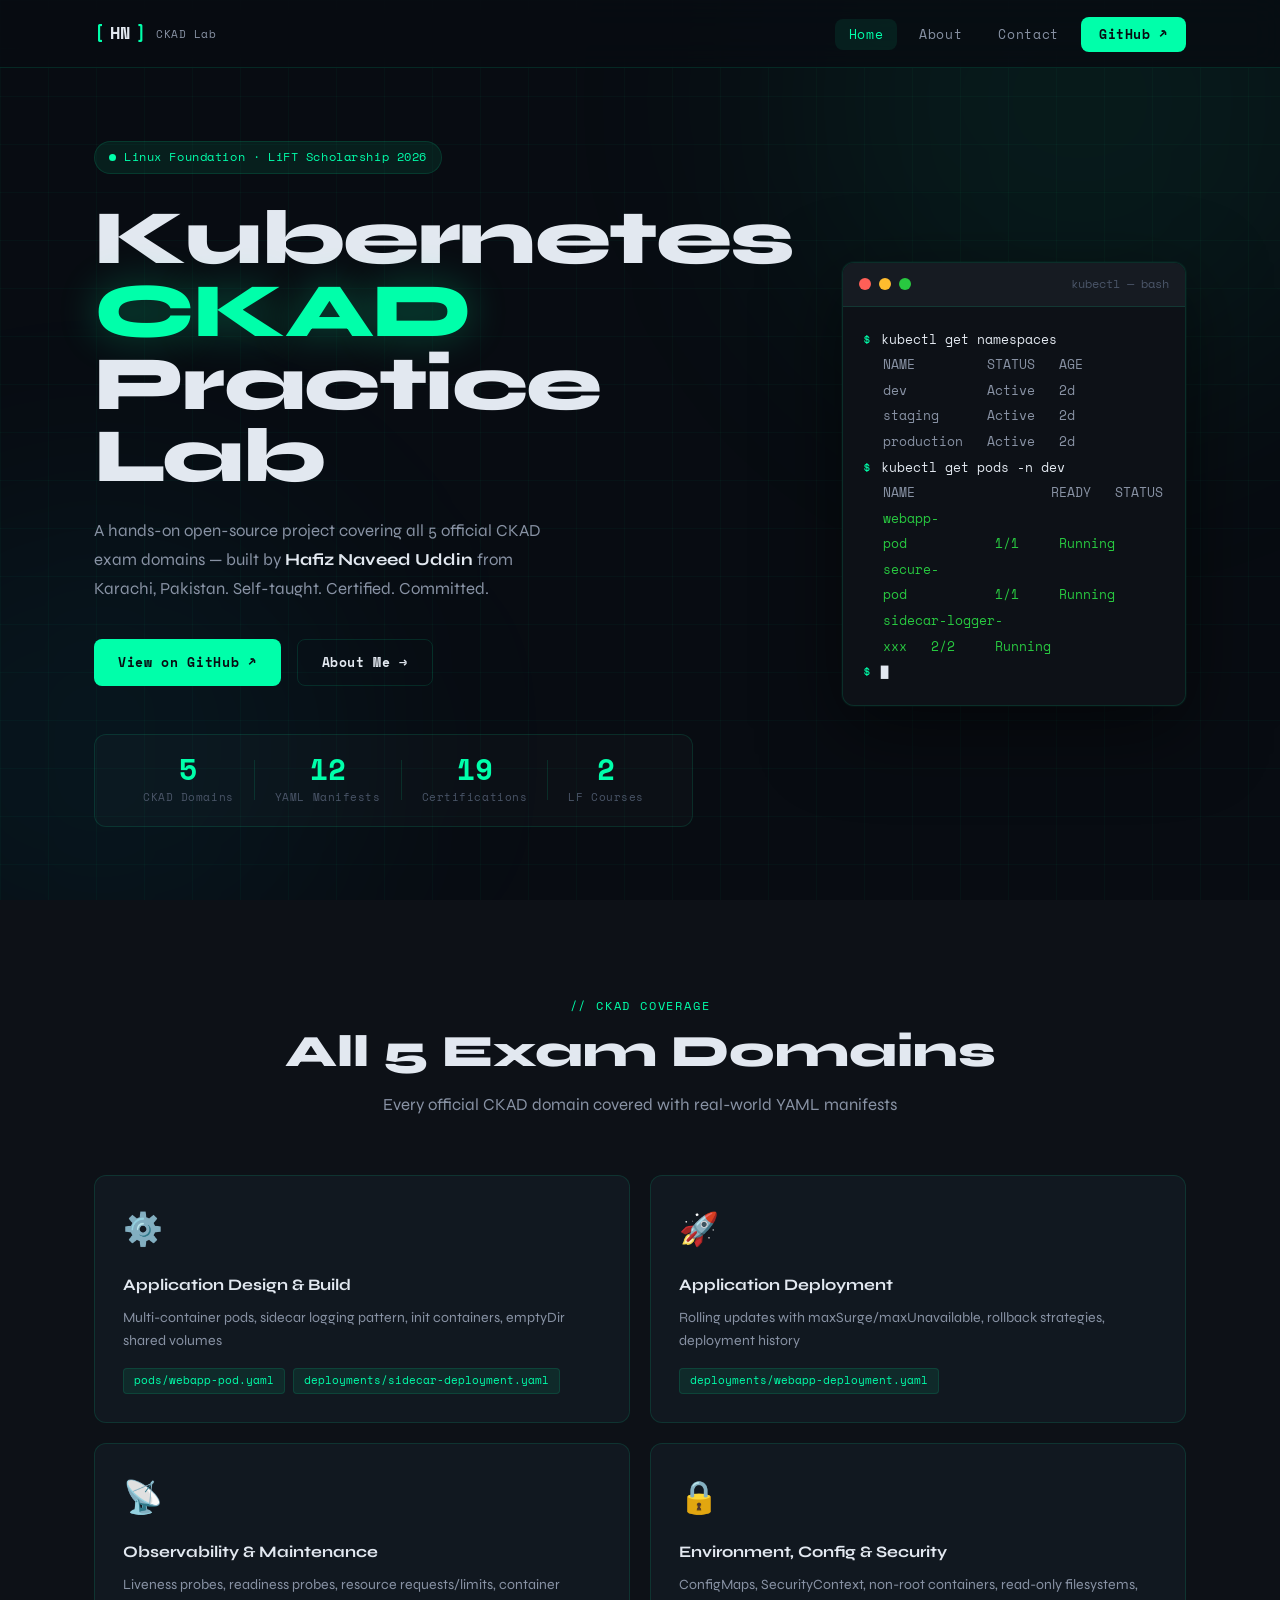
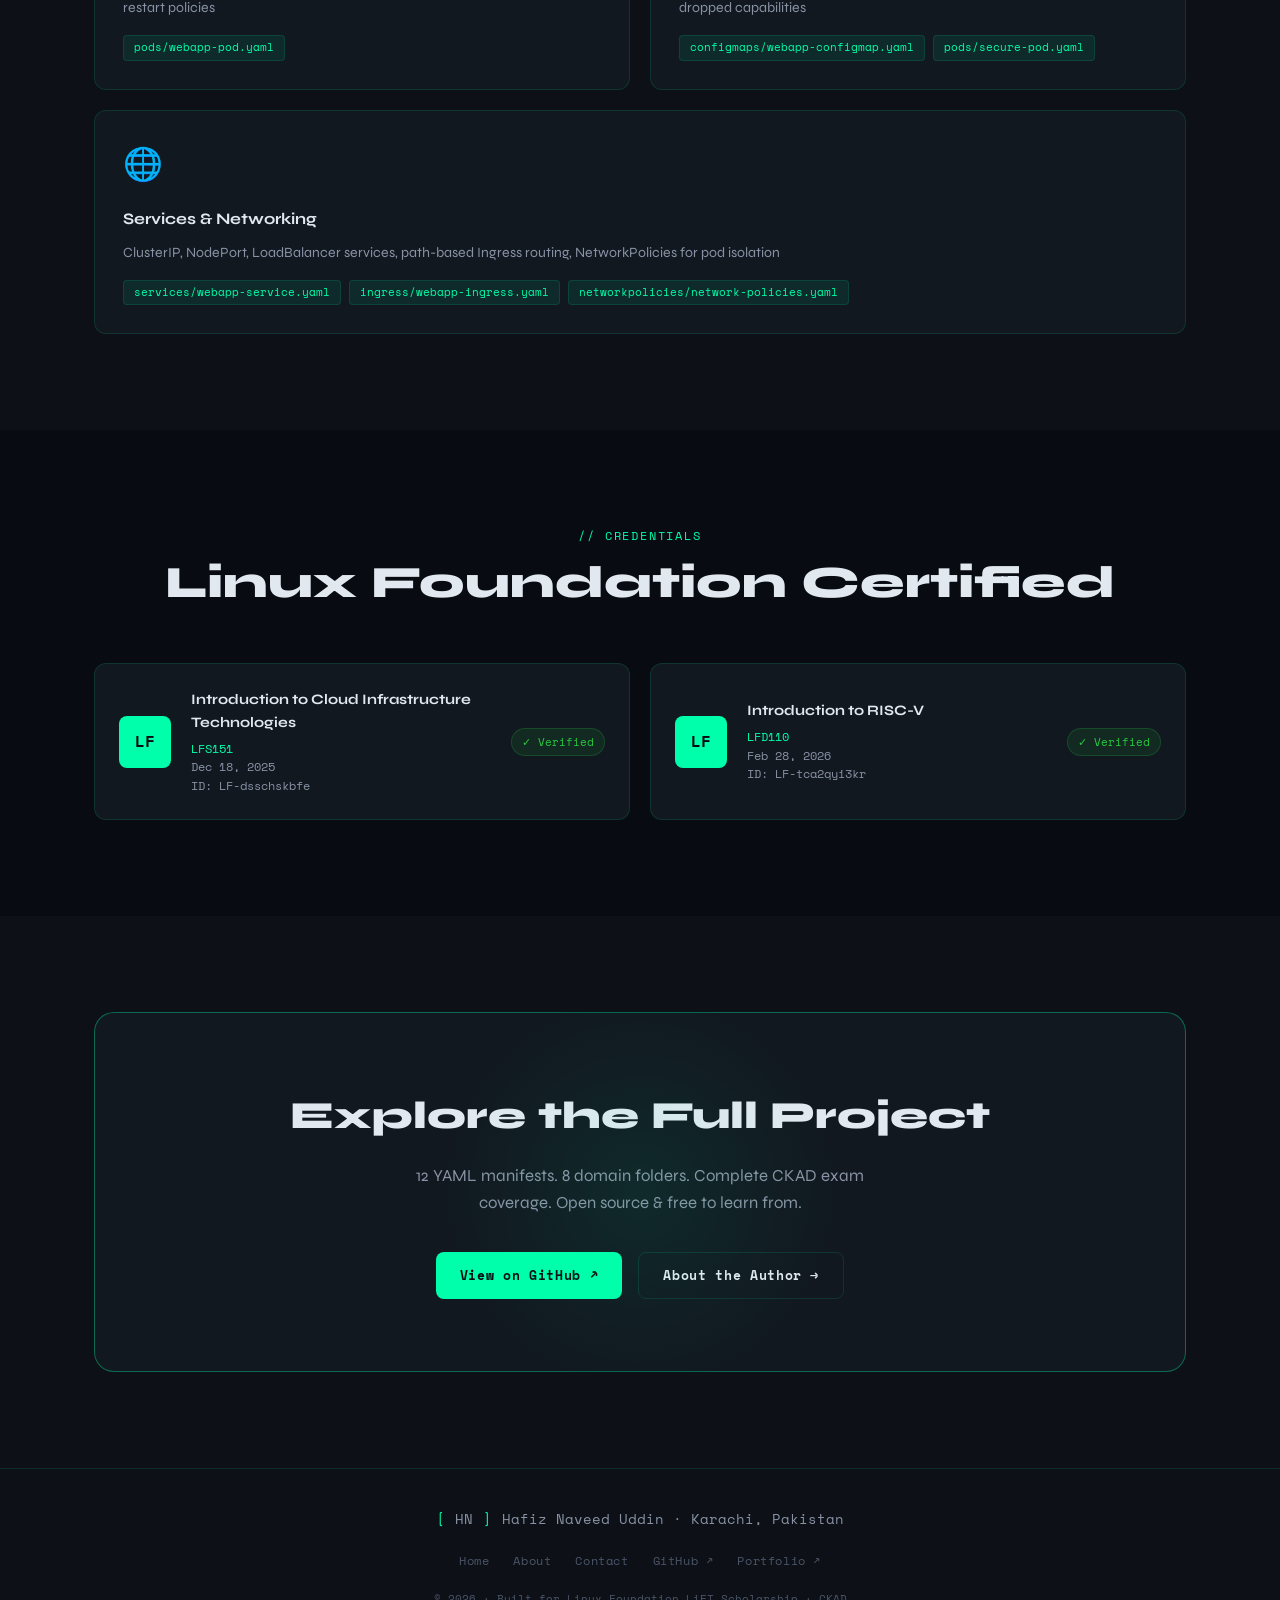
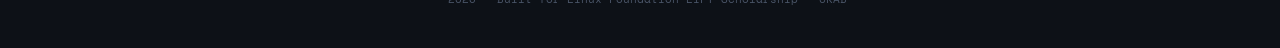
<file: index.html>
<!DOCTYPE html>
<html lang="en">
<head>
  <meta charset="UTF-8" />
  <meta name="viewport" content="width=device-width, initial-scale=1.0"/>
  <title>Hafiz Naveed — CKAD Kubernetes Lab</title>
  <link rel="preconnect" href="https://fonts.googleapis.com">
  <link href="https://fonts.googleapis.com/css2?family=Space+Mono:wght@400;700&family=Syne:wght@400;600;700;800&display=swap" rel="stylesheet">
  <link rel="stylesheet" href="styles.css">
</head>
<body>

  <!-- ░░ NAVBAR ░░ -->
  <nav class="navbar" id="navbar">
    <div class="nav-inner">
      <a href="index.html" class="nav-logo">
        <span class="logo-bracket">[</span>HN<span class="logo-bracket">]</span>
        <span class="logo-sub">CKAD Lab</span>
      </a>
      <ul class="nav-links">
        <li><a href="index.html" class="nav-link active">Home</a></li>
        <li><a href="about.html" class="nav-link">About</a></li>
        <li><a href="contact.html" class="nav-link">Contact</a></li>
        <li>
          <a href="https://github.com/NAVEED261/ckad-kubernetes-project" target="_blank" class="nav-cta">
            GitHub ↗
          </a>
        </li>
      </ul>
      <button class="hamburger" id="hamburger" aria-label="Menu">
        <span></span><span></span><span></span>
      </button>
    </div>
  </nav>

  <!-- ░░ HERO ░░ -->
  <section class="hero">
    <div class="hero-bg">
      <div class="grid-overlay"></div>
      <div class="glow glow-1"></div>
      <div class="glow glow-2"></div>
    </div>
    <div class="hero-content">
      <div class="hero-badge animate-in" style="--d:0.1s">
        <span class="badge-dot"></span>
        Linux Foundation · LiFT Scholarship 2026
      </div>
      <h1 class="hero-title animate-in" style="--d:0.25s">
        Kubernetes<br/>
        <span class="accent-text">CKAD</span><br/>
        Practice Lab
      </h1>
      <p class="hero-desc animate-in" style="--d:0.4s">
        A hands-on open-source project covering all 5 official CKAD exam domains —
        built by <strong>Hafiz Naveed Uddin</strong> from Karachi, Pakistan.
        Self-taught. Certified. Committed.
      </p>
      <div class="hero-actions animate-in" style="--d:0.55s">
        <a href="https://github.com/NAVEED261/ckad-kubernetes-project" target="_blank" class="btn-primary">
          View on GitHub ↗
        </a>
        <a href="about.html" class="btn-ghost">About Me →</a>
      </div>
      <div class="hero-stats animate-in" style="--d:0.7s">
        <div class="stat">
          <span class="stat-num">5</span>
          <span class="stat-label">CKAD Domains</span>
        </div>
        <div class="stat-divider"></div>
        <div class="stat">
          <span class="stat-num">12</span>
          <span class="stat-label">YAML Manifests</span>
        </div>
        <div class="stat-divider"></div>
        <div class="stat">
          <span class="stat-num">19</span>
          <span class="stat-label">Certifications</span>
        </div>
        <div class="stat-divider"></div>
        <div class="stat">
          <span class="stat-num">2</span>
          <span class="stat-label">LF Courses</span>
        </div>
      </div>
    </div>
    <div class="hero-terminal animate-in" style="--d:0.5s">
      <div class="terminal-header">
        <span class="t-dot red"></span>
        <span class="t-dot yellow"></span>
        <span class="t-dot green"></span>
        <span class="t-title">kubectl — bash</span>
      </div>
      <div class="terminal-body">
        <div class="t-line"><span class="t-prompt">$</span> kubectl get namespaces</div>
        <div class="t-line t-out">NAME&nbsp;&nbsp;&nbsp;&nbsp;&nbsp;&nbsp;&nbsp;&nbsp;&nbsp;STATUS&nbsp;&nbsp;&nbsp;AGE</div>
        <div class="t-line t-out">dev&nbsp;&nbsp;&nbsp;&nbsp;&nbsp;&nbsp;&nbsp;&nbsp;&nbsp;&nbsp;Active&nbsp;&nbsp;&nbsp;2d</div>
        <div class="t-line t-out">staging&nbsp;&nbsp;&nbsp;&nbsp;&nbsp;&nbsp;Active&nbsp;&nbsp;&nbsp;2d</div>
        <div class="t-line t-out">production&nbsp;&nbsp;&nbsp;Active&nbsp;&nbsp;&nbsp;2d</div>
        <div class="t-line"><span class="t-prompt">$</span> kubectl get pods -n dev</div>
        <div class="t-line t-out">NAME&nbsp;&nbsp;&nbsp;&nbsp;&nbsp;&nbsp;&nbsp;&nbsp;&nbsp;&nbsp;&nbsp;&nbsp;&nbsp;&nbsp;&nbsp;&nbsp;&nbsp;READY&nbsp;&nbsp;&nbsp;STATUS</div>
        <div class="t-line t-green">webapp-pod&nbsp;&nbsp;&nbsp;&nbsp;&nbsp;&nbsp;&nbsp;&nbsp;&nbsp;&nbsp;&nbsp;1/1&nbsp;&nbsp;&nbsp;&nbsp;&nbsp;Running</div>
        <div class="t-line t-green">secure-pod&nbsp;&nbsp;&nbsp;&nbsp;&nbsp;&nbsp;&nbsp;&nbsp;&nbsp;&nbsp;&nbsp;1/1&nbsp;&nbsp;&nbsp;&nbsp;&nbsp;Running</div>
        <div class="t-line t-green">sidecar-logger-xxx&nbsp;&nbsp;&nbsp;2/2&nbsp;&nbsp;&nbsp;&nbsp;&nbsp;Running</div>
        <div class="t-line"><span class="t-prompt">$</span> <span class="t-cursor">█</span></div>
      </div>
    </div>
  </section>

  <!-- ░░ DOMAINS SECTION ░░ -->
  <section class="domains section">
    <div class="container">
      <div class="section-header">
        <span class="section-tag">// CKAD Coverage</span>
        <h2 class="section-title">All 5 Exam Domains</h2>
        <p class="section-sub">Every official CKAD domain covered with real-world YAML manifests</p>
      </div>
      <div class="domains-grid">
        <div class="domain-card">
          <div class="domain-icon">⚙️</div>
          <h3>Application Design & Build</h3>
          <p>Multi-container pods, sidecar logging pattern, init containers, emptyDir shared volumes</p>
          <div class="domain-files">
            <span class="file-tag">pods/webapp-pod.yaml</span>
            <span class="file-tag">deployments/sidecar-deployment.yaml</span>
          </div>
        </div>
        <div class="domain-card">
          <div class="domain-icon">🚀</div>
          <h3>Application Deployment</h3>
          <p>Rolling updates with maxSurge/maxUnavailable, rollback strategies, deployment history</p>
          <div class="domain-files">
            <span class="file-tag">deployments/webapp-deployment.yaml</span>
          </div>
        </div>
        <div class="domain-card">
          <div class="domain-icon">📡</div>
          <h3>Observability & Maintenance</h3>
          <p>Liveness probes, readiness probes, resource requests/limits, container restart policies</p>
          <div class="domain-files">
            <span class="file-tag">pods/webapp-pod.yaml</span>
          </div>
        </div>
        <div class="domain-card">
          <div class="domain-icon">🔒</div>
          <h3>Environment, Config & Security</h3>
          <p>ConfigMaps, SecurityContext, non-root containers, read-only filesystems, dropped capabilities</p>
          <div class="domain-files">
            <span class="file-tag">configmaps/webapp-configmap.yaml</span>
            <span class="file-tag">pods/secure-pod.yaml</span>
          </div>
        </div>
        <div class="domain-card domain-card--wide">
          <div class="domain-icon">🌐</div>
          <h3>Services & Networking</h3>
          <p>ClusterIP, NodePort, LoadBalancer services, path-based Ingress routing, NetworkPolicies for pod isolation</p>
          <div class="domain-files">
            <span class="file-tag">services/webapp-service.yaml</span>
            <span class="file-tag">ingress/webapp-ingress.yaml</span>
            <span class="file-tag">networkpolicies/network-policies.yaml</span>
          </div>
        </div>
      </div>
    </div>
  </section>

  <!-- ░░ CERTS SECTION ░░ -->
  <section class="certs section">
    <div class="container">
      <div class="section-header">
        <span class="section-tag">// Credentials</span>
        <h2 class="section-title">Linux Foundation Certified</h2>
      </div>
      <div class="certs-row">
        <div class="cert-card">
          <div class="cert-logo">LF</div>
          <div class="cert-info">
            <h4>Introduction to Cloud Infrastructure Technologies</h4>
            <span class="cert-code">LFS151</span>
            <span class="cert-date">Dec 18, 2025</span>
            <span class="cert-id">ID: LF-dsschskbfe</span>
          </div>
          <div class="cert-badge">✓ Verified</div>
        </div>
        <div class="cert-card">
          <div class="cert-logo">LF</div>
          <div class="cert-info">
            <h4>Introduction to RISC-V</h4>
            <span class="cert-code">LFD110</span>
            <span class="cert-date">Feb 28, 2026</span>
            <span class="cert-id">ID: LF-tca2qyi3kr</span>
          </div>
          <div class="cert-badge">✓ Verified</div>
        </div>
      </div>
    </div>
  </section>

  <!-- ░░ CTA SECTION ░░ -->
  <section class="cta-section section">
    <div class="container">
      <div class="cta-box">
        <div class="cta-glow"></div>
        <h2>Explore the Full Project</h2>
        <p>12 YAML manifests. 8 domain folders. Complete CKAD exam coverage. Open source & free to learn from.</p>
        <div class="cta-actions">
          <a href="https://github.com/NAVEED261/ckad-kubernetes-project" target="_blank" class="btn-primary">View on GitHub ↗</a>
          <a href="about.html" class="btn-ghost">About the Author →</a>
        </div>
      </div>
    </div>
  </section>

  <!-- ░░ FOOTER ░░ -->
  <footer class="footer">
    <div class="container footer-inner">
      <div class="footer-brand">
        <span class="logo-bracket">[</span>HN<span class="logo-bracket">]</span>
        <span>Hafiz Naveed Uddin · Karachi, Pakistan</span>
      </div>
      <div class="footer-links">
        <a href="index.html">Home</a>
        <a href="about.html">About</a>
        <a href="contact.html">Contact</a>
        <a href="https://github.com/NAVEED261/ckad-kubernetes-project" target="_blank">GitHub ↗</a>
        <a href="https://naveed-portfolio-sigma.vercel.app/" target="_blank">Portfolio ↗</a>
      </div>
      <p class="footer-copy">© 2026 · Built for Linux Foundation LiFT Scholarship · CKAD</p>
    </div>
  </footer>

  <script src="main.js"></script>
</body>
</html>
</file>
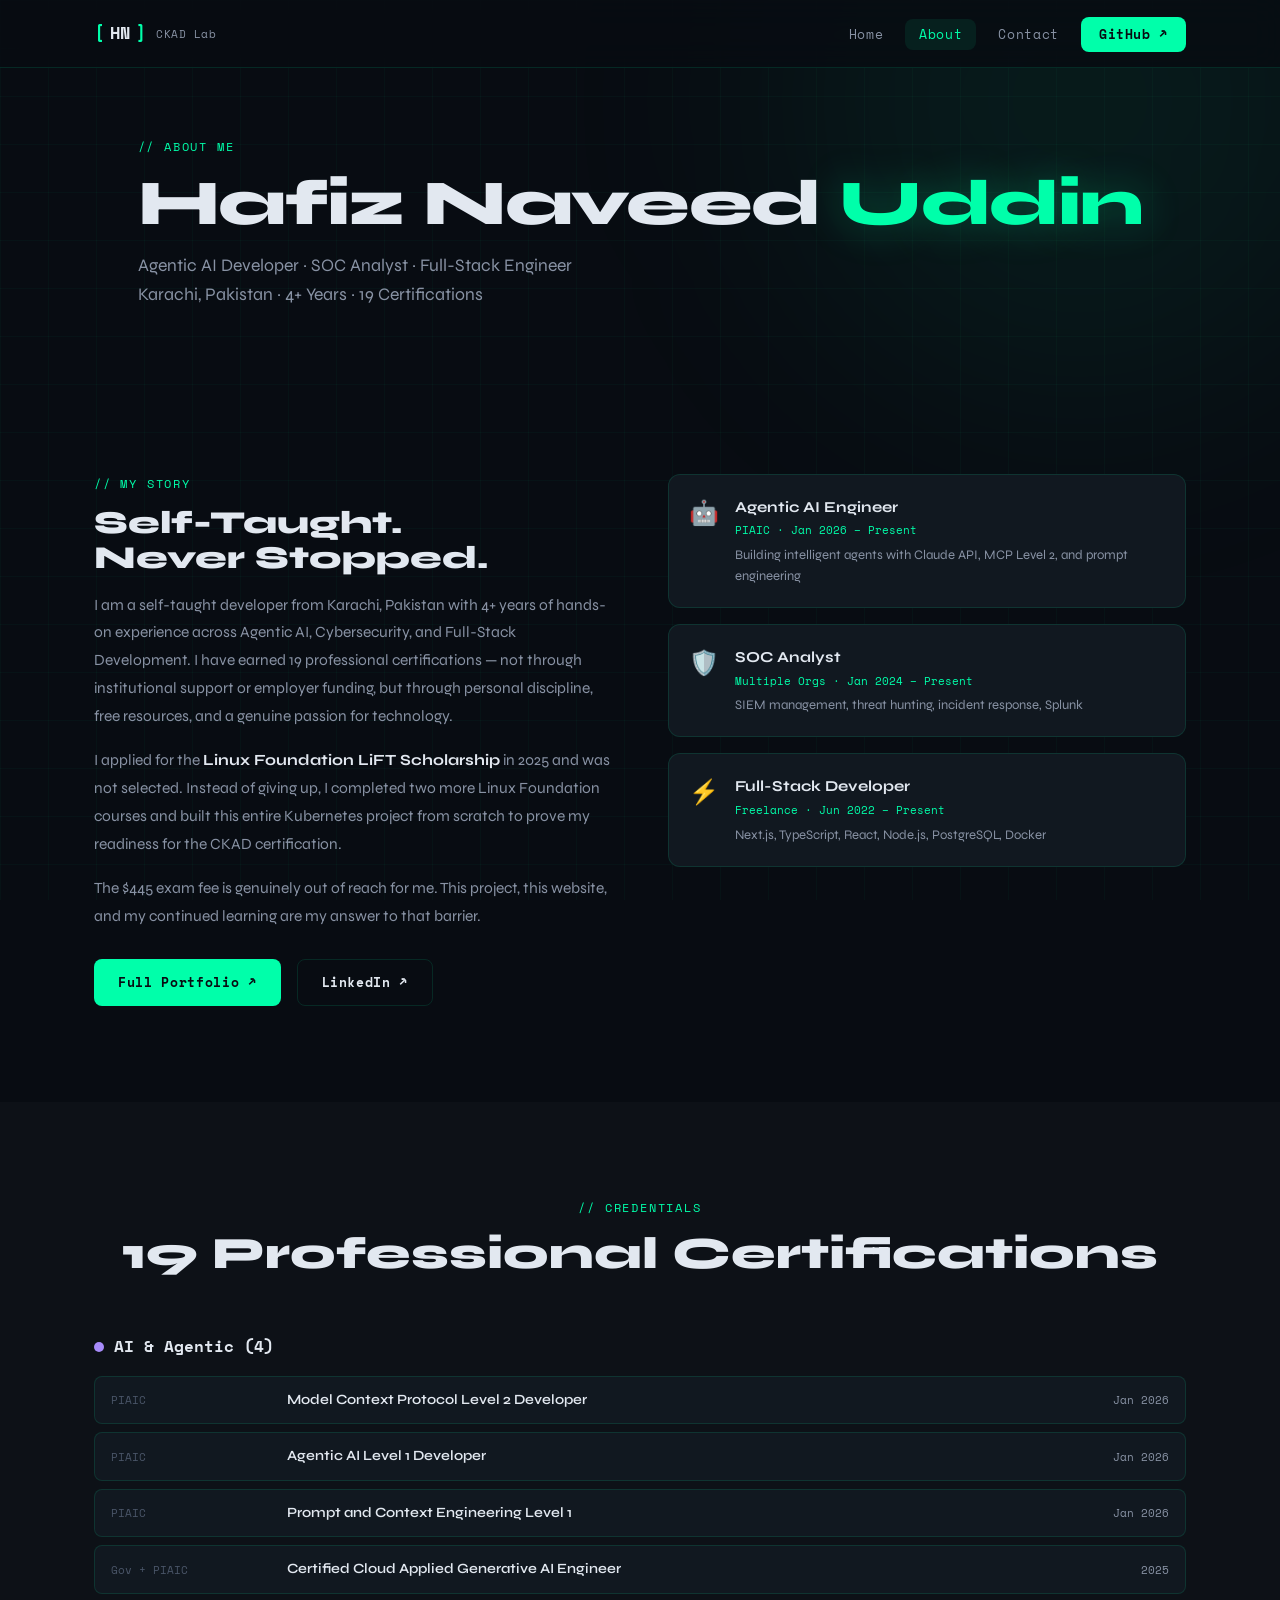
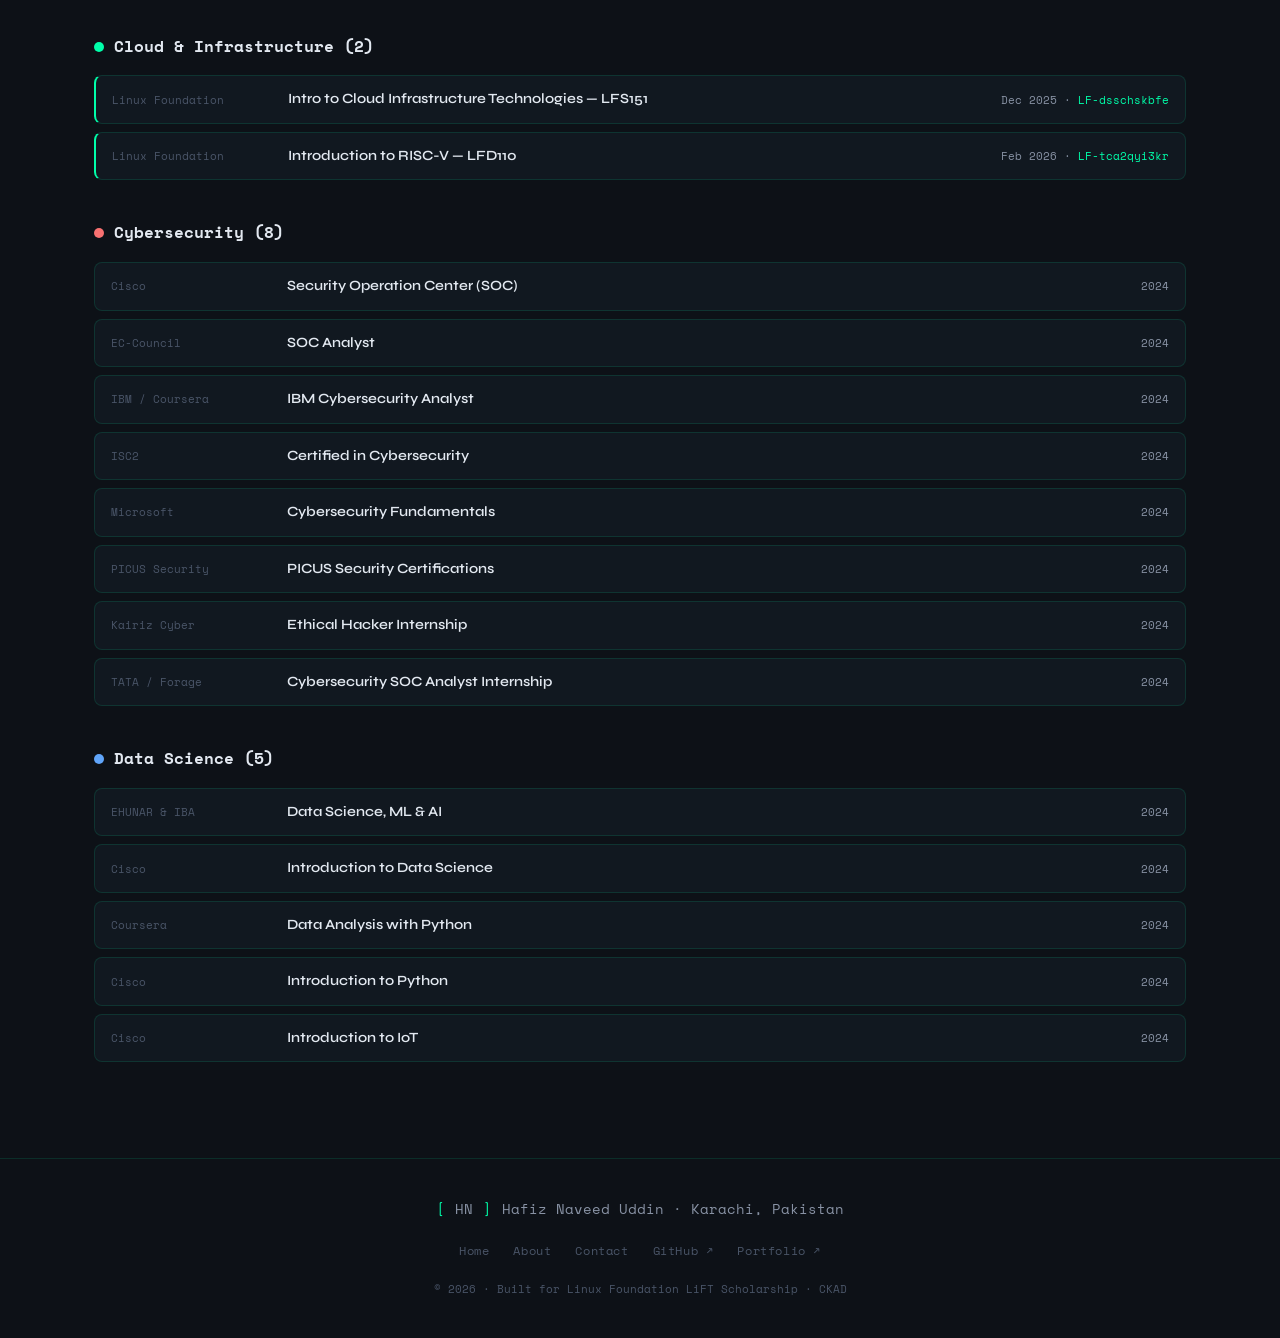
<file: about.html>
<!DOCTYPE html>
<html lang="en">
<head>
  <meta charset="UTF-8"/>
  <meta name="viewport" content="width=device-width, initial-scale=1.0"/>
  <title>About — Hafiz Naveed Uddin</title>
  <link rel="preconnect" href="https://fonts.googleapis.com">
  <link href="https://fonts.googleapis.com/css2?family=Space+Mono:wght@400;700&family=Syne:wght@400;600;700;800&display=swap" rel="stylesheet">
  <link rel="stylesheet" href="styles.css">
</head>
<body>

  <!-- NAVBAR -->
  <nav class="navbar" id="navbar">
    <div class="nav-inner">
      <a href="index.html" class="nav-logo">
        <span class="logo-bracket">[</span>HN<span class="logo-bracket">]</span>
        <span class="logo-sub">CKAD Lab</span>
      </a>
      <ul class="nav-links">
        <li><a href="index.html" class="nav-link">Home</a></li>
        <li><a href="about.html" class="nav-link active">About</a></li>
        <li><a href="contact.html" class="nav-link">Contact</a></li>
        <li>
          <a href="https://github.com/NAVEED261/ckad-kubernetes-project" target="_blank" class="nav-cta">GitHub ↗</a>
        </li>
      </ul>
      <button class="hamburger" id="hamburger" aria-label="Menu">
        <span></span><span></span><span></span>
      </button>
    </div>
  </nav>

  <!-- PAGE HERO -->
  <section class="page-hero">
    <div class="hero-bg">
      <div class="grid-overlay"></div>
      <div class="glow glow-1"></div>
    </div>
    <div class="page-hero-content animate-in" style="--d:0.1s">
      <span class="section-tag">// About Me</span>
      <h1 class="page-title">Hafiz Naveed <span class="accent-text">Uddin</span></h1>
      <p class="page-subtitle">Agentic AI Developer · SOC Analyst · Full-Stack Engineer<br/>Karachi, Pakistan · 4+ Years · 19 Certifications</p>
    </div>
  </section>

  <!-- BIO -->
  <section class="section">
    <div class="container">
      <div class="about-grid">
        <div class="about-text animate-in" style="--d:0.2s">
          <span class="section-tag">// My Story</span>
          <h2 class="section-title" style="font-size:2rem">Self-Taught.<br/>Never Stopped.</h2>
          <p>I am a self-taught developer from Karachi, Pakistan with 4+ years of hands-on experience across Agentic AI, Cybersecurity, and Full-Stack Development. I have earned 19 professional certifications — not through institutional support or employer funding, but through personal discipline, free resources, and a genuine passion for technology.</p>
          <p>I applied for the <strong>Linux Foundation LiFT Scholarship</strong> in 2025 and was not selected. Instead of giving up, I completed two more Linux Foundation courses and built this entire Kubernetes project from scratch to prove my readiness for the CKAD certification.</p>
          <p>The $445 exam fee is genuinely out of reach for me. This project, this website, and my continued learning are my answer to that barrier.</p>
          <div class="about-links">
            <a href="https://naveed-portfolio-sigma.vercel.app/" target="_blank" class="btn-primary">Full Portfolio ↗</a>
            <a href="https://www.linkedin.com/in/hafiz-naveed-uddin-96072524b/" target="_blank" class="btn-ghost">LinkedIn ↗</a>
          </div>
        </div>
        <div class="about-cards animate-in" style="--d:0.35s">
          <div class="role-card">
            <div class="role-icon">🤖</div>
            <div>
              <h4>Agentic AI Engineer</h4>
              <span>PIAIC · Jan 2026 – Present</span>
              <p>Building intelligent agents with Claude API, MCP Level 2, and prompt engineering</p>
            </div>
          </div>
          <div class="role-card">
            <div class="role-icon">🛡️</div>
            <div>
              <h4>SOC Analyst</h4>
              <span>Multiple Orgs · Jan 2024 – Present</span>
              <p>SIEM management, threat hunting, incident response, Splunk</p>
            </div>
          </div>
          <div class="role-card">
            <div class="role-icon">⚡</div>
            <div>
              <h4>Full-Stack Developer</h4>
              <span>Freelance · Jun 2022 – Present</span>
              <p>Next.js, TypeScript, React, Node.js, PostgreSQL, Docker</p>
            </div>
          </div>
        </div>
      </div>
    </div>
  </section>

  <!-- ALL 19 CERTS -->
  <section class="section certs-full">
    <div class="container">
      <div class="section-header">
        <span class="section-tag">// Credentials</span>
        <h2 class="section-title">19 Professional Certifications</h2>
      </div>
      <div class="cert-categories">

        <div class="cert-category">
          <h3 class="cat-title"><span class="cat-dot ai"></span>AI & Agentic (4)</h3>
          <div class="cert-list">
            <div class="cert-item"><span class="ci-org">PIAIC</span><span class="ci-name">Model Context Protocol Level 2 Developer</span><span class="ci-date">Jan 2026</span></div>
            <div class="cert-item"><span class="ci-org">PIAIC</span><span class="ci-name">Agentic AI Level 1 Developer</span><span class="ci-date">Jan 2026</span></div>
            <div class="cert-item"><span class="ci-org">PIAIC</span><span class="ci-name">Prompt and Context Engineering Level 1</span><span class="ci-date">Jan 2026</span></div>
            <div class="cert-item"><span class="ci-org">Gov + PIAIC</span><span class="ci-name">Certified Cloud Applied Generative AI Engineer</span><span class="ci-date">2025</span></div>
          </div>
        </div>

        <div class="cert-category">
          <h3 class="cat-title"><span class="cat-dot cloud"></span>Cloud & Infrastructure (2)</h3>
          <div class="cert-list">
            <div class="cert-item lf-cert"><span class="ci-org">Linux Foundation</span><span class="ci-name">Intro to Cloud Infrastructure Technologies — LFS151</span><span class="ci-date">Dec 2025 · <em>LF-dsschskbfe</em></span></div>
            <div class="cert-item lf-cert"><span class="ci-org">Linux Foundation</span><span class="ci-name">Introduction to RISC-V — LFD110</span><span class="ci-date">Feb 2026 · <em>LF-tca2qyi3kr</em></span></div>
          </div>
        </div>

        <div class="cert-category">
          <h3 class="cat-title"><span class="cat-dot cyber"></span>Cybersecurity (8)</h3>
          <div class="cert-list">
            <div class="cert-item"><span class="ci-org">Cisco</span><span class="ci-name">Security Operation Center (SOC)</span><span class="ci-date">2024</span></div>
            <div class="cert-item"><span class="ci-org">EC-Council</span><span class="ci-name">SOC Analyst</span><span class="ci-date">2024</span></div>
            <div class="cert-item"><span class="ci-org">IBM / Coursera</span><span class="ci-name">IBM Cybersecurity Analyst</span><span class="ci-date">2024</span></div>
            <div class="cert-item"><span class="ci-org">ISC2</span><span class="ci-name">Certified in Cybersecurity</span><span class="ci-date">2024</span></div>
            <div class="cert-item"><span class="ci-org">Microsoft</span><span class="ci-name">Cybersecurity Fundamentals</span><span class="ci-date">2024</span></div>
            <div class="cert-item"><span class="ci-org">PICUS Security</span><span class="ci-name">PICUS Security Certifications</span><span class="ci-date">2024</span></div>
            <div class="cert-item"><span class="ci-org">Kairiz Cyber</span><span class="ci-name">Ethical Hacker Internship</span><span class="ci-date">2024</span></div>
            <div class="cert-item"><span class="ci-org">TATA / Forage</span><span class="ci-name">Cybersecurity SOC Analyst Internship</span><span class="ci-date">2024</span></div>
          </div>
        </div>

        <div class="cert-category">
          <h3 class="cat-title"><span class="cat-dot data"></span>Data Science (5)</h3>
          <div class="cert-list">
            <div class="cert-item"><span class="ci-org">EHUNAR & IBA</span><span class="ci-name">Data Science, ML & AI</span><span class="ci-date">2024</span></div>
            <div class="cert-item"><span class="ci-org">Cisco</span><span class="ci-name">Introduction to Data Science</span><span class="ci-date">2024</span></div>
            <div class="cert-item"><span class="ci-org">Coursera</span><span class="ci-name">Data Analysis with Python</span><span class="ci-date">2024</span></div>
            <div class="cert-item"><span class="ci-org">Cisco</span><span class="ci-name">Introduction to Python</span><span class="ci-date">2024</span></div>
            <div class="cert-item"><span class="ci-org">Cisco</span><span class="ci-name">Introduction to IoT</span><span class="ci-date">2024</span></div>
          </div>
        </div>

      </div>
    </div>
  </section>

  <!-- FOOTER -->
  <footer class="footer">
    <div class="container footer-inner">
      <div class="footer-brand">
        <span class="logo-bracket">[</span>HN<span class="logo-bracket">]</span>
        <span>Hafiz Naveed Uddin · Karachi, Pakistan</span>
      </div>
      <div class="footer-links">
        <a href="index.html">Home</a>
        <a href="about.html">About</a>
        <a href="contact.html">Contact</a>
        <a href="https://github.com/NAVEED261/ckad-kubernetes-project" target="_blank">GitHub ↗</a>
        <a href="https://naveed-portfolio-sigma.vercel.app/" target="_blank">Portfolio ↗</a>
      </div>
      <p class="footer-copy">© 2026 · Built for Linux Foundation LiFT Scholarship · CKAD</p>
    </div>
  </footer>

  <script src="main.js"></script>
</body>
</html>
</file>
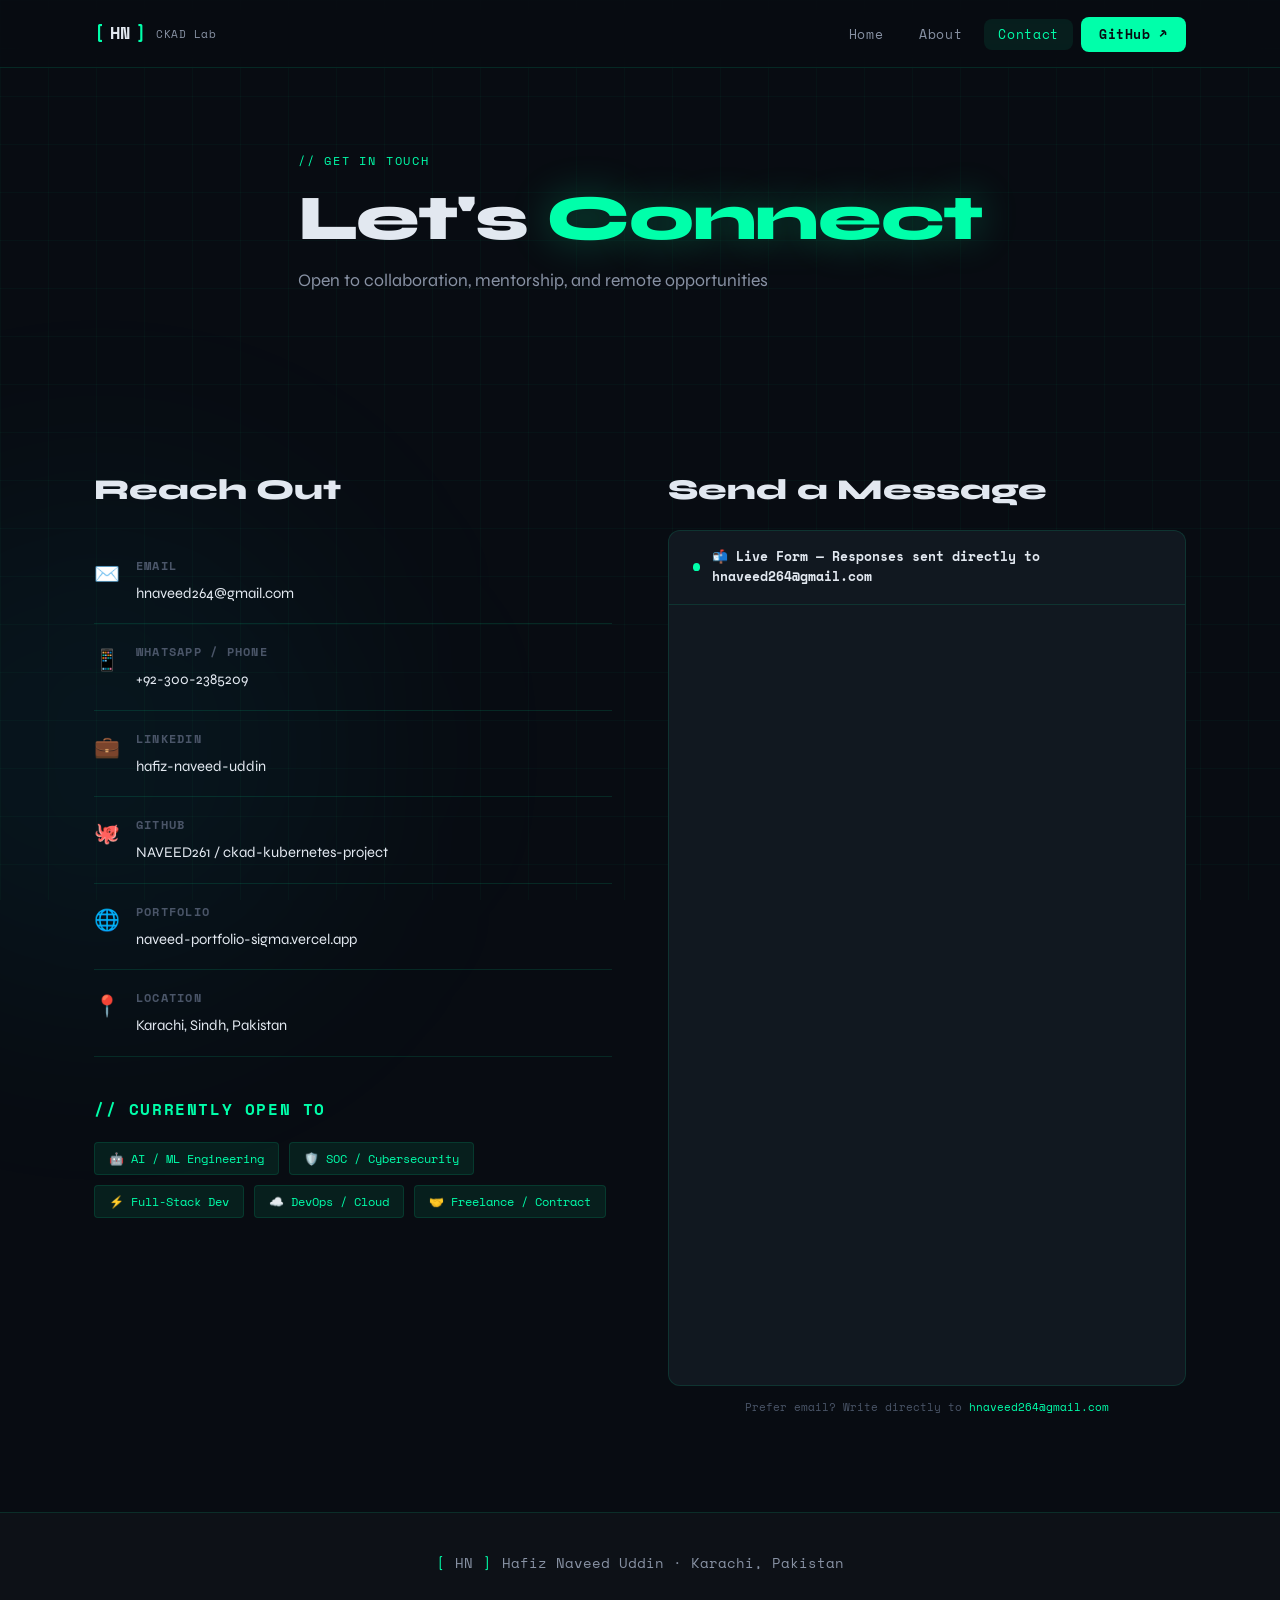
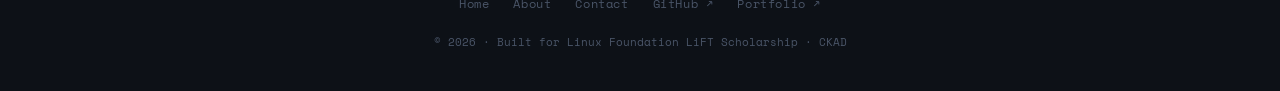
<file: contact.html>
<!DOCTYPE html>
<html lang="en">
<head>
  <meta charset="UTF-8"/>
  <meta name="viewport" content="width=device-width, initial-scale=1.0"/>
  <title>Contact — Hafiz Naveed Uddin</title>
  <link rel="preconnect" href="https://fonts.googleapis.com">
  <link href="https://fonts.googleapis.com/css2?family=Space+Mono:wght@400;700&family=Syne:wght@400;600;700;800&display=swap" rel="stylesheet">
  <link rel="stylesheet" href="styles.css">
  <style>
    .google-form-wrap {
      background: var(--bg3);
      border: 1px solid var(--border);
      border-radius: var(--radius);
      overflow: hidden;
      position: relative;
    }
    .google-form-wrap iframe {
      width: 100%;
      height: 780px;
      border: none;
      display: block;
      background: transparent;
    }
    .form-header {
      padding: 20px 24px 0;
      border-bottom: 1px solid var(--border);
      margin-bottom: 0;
      display: flex;
      align-items: center;
      gap: 10px;
      background: var(--bg3);
    }
    .form-header-dot {
      width: 8px; height: 8px;
      border-radius: 50%;
      background: var(--accent);
      animation: pulse 2s infinite;
    }
    .form-header span {
      font-family: var(--font-mono);
      font-size: 0.72rem;
      color: var(--accent);
      letter-spacing: 0.1em;
    }
    .form-header-title {
      font-family: var(--font-mono);
      font-size: 0.8rem !important;
      color: var(--text) !important;
      font-weight: 700;
      padding: 16px 24px;
      border-bottom: 1px solid var(--border);
      display: flex;
      align-items: center;
      gap: 12px;
    }
    @media (max-width: 900px) {
      .google-form-wrap iframe { height: 900px; }
    }
  </style>
</head>
<body>

  <!-- NAVBAR -->
  <nav class="navbar" id="navbar">
    <div class="nav-inner">
      <a href="index.html" class="nav-logo">
        <span class="logo-bracket">[</span>HN<span class="logo-bracket">]</span>
        <span class="logo-sub">CKAD Lab</span>
      </a>
      <ul class="nav-links">
        <li><a href="index.html" class="nav-link">Home</a></li>
        <li><a href="about.html" class="nav-link">About</a></li>
        <li><a href="contact.html" class="nav-link active">Contact</a></li>
        <li>
          <a href="https://github.com/NAVEED261/ckad-kubernetes-project" target="_blank" class="nav-cta">GitHub ↗</a>
        </li>
      </ul>
      <button class="hamburger" id="hamburger" aria-label="Menu">
        <span></span><span></span><span></span>
      </button>
    </div>
  </nav>

  <!-- PAGE HERO -->
  <section class="page-hero">
    <div class="hero-bg">
      <div class="grid-overlay"></div>
      <div class="glow glow-2"></div>
    </div>
    <div class="page-hero-content animate-in" style="--d:0.1s">
      <span class="section-tag">// Get In Touch</span>
      <h1 class="page-title">Let's <span class="accent-text">Connect</span></h1>
      <p class="page-subtitle">Open to collaboration, mentorship, and remote opportunities</p>
    </div>
  </section>

  <!-- CONTACT CONTENT -->
  <section class="section">
    <div class="container">
      <div class="contact-grid">

        <!-- LEFT: Contact Cards -->
        <div class="contact-info animate-in" style="--d:0.2s">
          <h2 class="section-title" style="font-size:1.8rem;margin-bottom:2rem">Reach Out</h2>

          <div class="contact-card">
            <div class="contact-icon">✉️</div>
            <div>
              <h4>Email</h4>
              <a href="mailto:hnaveed264@gmail.com">hnaveed264@gmail.com</a>
            </div>
          </div>

          <div class="contact-card">
            <div class="contact-icon">📱</div>
            <div>
              <h4>WhatsApp / Phone</h4>
              <a href="https://wa.me/923002385209" target="_blank">+92-300-2385209</a>
            </div>
          </div>

          <div class="contact-card">
            <div class="contact-icon">💼</div>
            <div>
              <h4>LinkedIn</h4>
              <a href="https://www.linkedin.com/in/hafiz-naveed-uddin-96072524b/" target="_blank">hafiz-naveed-uddin</a>
            </div>
          </div>

          <div class="contact-card">
            <div class="contact-icon">🐙</div>
            <div>
              <h4>GitHub</h4>
              <a href="https://github.com/NAVEED261/ckad-kubernetes-project" target="_blank">NAVEED261 / ckad-kubernetes-project</a>
            </div>
          </div>

          <div class="contact-card">
            <div class="contact-icon">🌐</div>
            <div>
              <h4>Portfolio</h4>
              <a href="https://naveed-portfolio-sigma.vercel.app/" target="_blank">naveed-portfolio-sigma.vercel.app</a>
            </div>
          </div>

          <div class="contact-card">
            <div class="contact-icon">📍</div>
            <div>
              <h4>Location</h4>
              <span>Karachi, Sindh, Pakistan</span>
            </div>
          </div>

          <!-- Open To Section -->
          <div style="margin-top:2.5rem;">
            <h3 style="font-size:1rem;font-family:var(--font-mono);color:var(--accent);letter-spacing:0.1em;margin-bottom:1.2rem;">// CURRENTLY OPEN TO</h3>
            <div style="display:flex;flex-wrap:wrap;gap:10px;">
              <span class="file-tag" style="font-size:0.75rem;padding:6px 14px;">🤖 AI / ML Engineering</span>
              <span class="file-tag" style="font-size:0.75rem;padding:6px 14px;">🛡️ SOC / Cybersecurity</span>
              <span class="file-tag" style="font-size:0.75rem;padding:6px 14px;">⚡ Full-Stack Dev</span>
              <span class="file-tag" style="font-size:0.75rem;padding:6px 14px;">☁️ DevOps / Cloud</span>
              <span class="file-tag" style="font-size:0.75rem;padding:6px 14px;">🤝 Freelance / Contract</span>
            </div>
          </div>
        </div>

        <!-- RIGHT: Real Google Form Embedded -->
        <div class="contact-form-wrap animate-in" style="--d:0.35s">
          <h2 class="section-title" style="font-size:1.8rem;margin-bottom:1.5rem">Send a Message</h2>
          <div class="google-form-wrap">
            <div class="form-header-title">
              <div class="form-header-dot"></div>
              📬 Live Form — Responses sent directly to hnaveed264@gmail.com
            </div>
            <iframe
              src="https://docs.google.com/forms/d/e/1FAIpQLSc_e6bVuU6Qo3Y3eO_hSHQrHzmOyMhdcMMmr6nlyo1uF8qpFw/viewform?embedded=true"
              title="Contact Hafiz Naveed Uddin"
              loading="lazy"
              allowfullscreen>
              Loading form...
            </iframe>
          </div>
          <p style="font-family:var(--font-mono);font-size:0.7rem;color:var(--text-dimmer);text-align:center;margin-top:12px;">
            Prefer email? Write directly to 
            <a href="mailto:hnaveed264@gmail.com" style="color:var(--accent);">hnaveed264@gmail.com</a>
          </p>
        </div>

      </div>
    </div>
  </section>

  <!-- FOOTER -->
  <footer class="footer">
    <div class="container footer-inner">
      <div class="footer-brand">
        <span class="logo-bracket">[</span>HN<span class="logo-bracket">]</span>
        <span>Hafiz Naveed Uddin · Karachi, Pakistan</span>
      </div>
      <div class="footer-links">
        <a href="index.html">Home</a>
        <a href="about.html">About</a>
        <a href="contact.html">Contact</a>
        <a href="https://github.com/NAVEED261/ckad-kubernetes-project" target="_blank">GitHub ↗</a>
        <a href="https://naveed-portfolio-sigma.vercel.app/" target="_blank">Portfolio ↗</a>
      </div>
      <p class="footer-copy">© 2026 · Built for Linux Foundation LiFT Scholarship · CKAD</p>
    </div>
  </footer>

  <script src="main.js"></script>
</body>
</html>
</file>
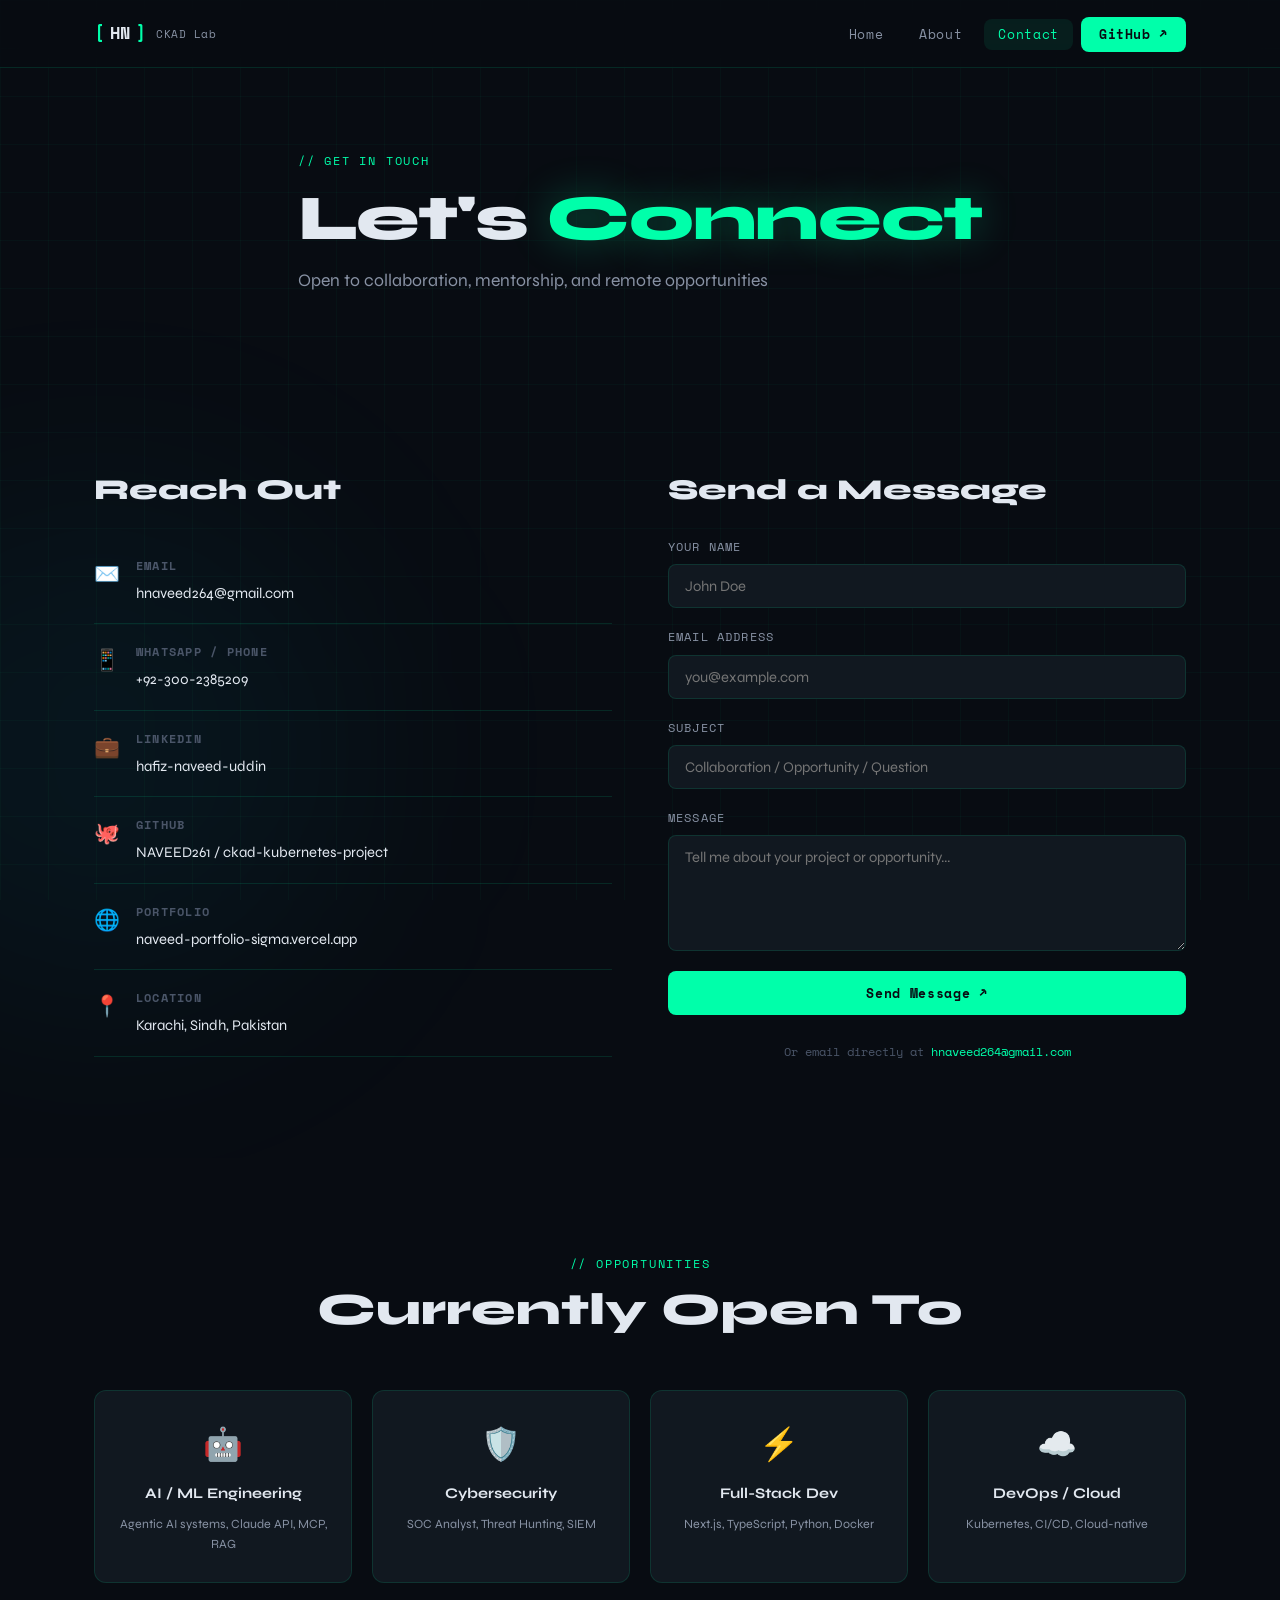
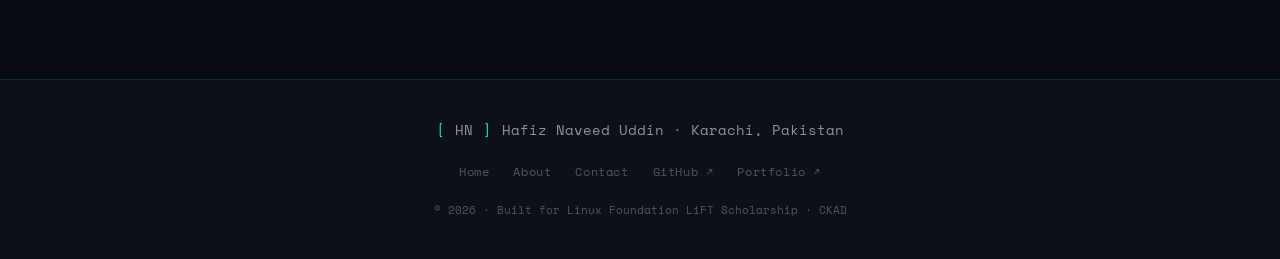
<file: website/contact.html>
<!DOCTYPE html>
<html lang="en">
<head>
  <meta charset="UTF-8"/>
  <meta name="viewport" content="width=device-width, initial-scale=1.0"/>
  <title>Contact — Hafiz Naveed Uddin</title>
  <link rel="preconnect" href="https://fonts.googleapis.com">
  <link href="https://fonts.googleapis.com/css2?family=Space+Mono:wght@400;700&family=Syne:wght@400;600;700;800&display=swap" rel="stylesheet">
  <link rel="stylesheet" href="styles.css">
</head>
<body>

  <!-- NAVBAR -->
  <nav class="navbar" id="navbar">
    <div class="nav-inner">
      <a href="index.html" class="nav-logo">
        <span class="logo-bracket">[</span>HN<span class="logo-bracket">]</span>
        <span class="logo-sub">CKAD Lab</span>
      </a>
      <ul class="nav-links">
        <li><a href="index.html" class="nav-link">Home</a></li>
        <li><a href="about.html" class="nav-link">About</a></li>
        <li><a href="contact.html" class="nav-link active">Contact</a></li>
        <li>
          <a href="https://github.com/NAVEED261/ckad-kubernetes-project" target="_blank" class="nav-cta">GitHub ↗</a>
        </li>
      </ul>
      <button class="hamburger" id="hamburger" aria-label="Menu">
        <span></span><span></span><span></span>
      </button>
    </div>
  </nav>

  <!-- PAGE HERO -->
  <section class="page-hero">
    <div class="hero-bg">
      <div class="grid-overlay"></div>
      <div class="glow glow-2"></div>
    </div>
    <div class="page-hero-content animate-in" style="--d:0.1s">
      <span class="section-tag">// Get In Touch</span>
      <h1 class="page-title">Let's <span class="accent-text">Connect</span></h1>
      <p class="page-subtitle">Open to collaboration, mentorship, and remote opportunities</p>
    </div>
  </section>

  <!-- CONTACT CONTENT -->
  <section class="section">
    <div class="container">
      <div class="contact-grid">

        <!-- LEFT: Contact Cards -->
        <div class="contact-info animate-in" style="--d:0.2s">
          <h2 class="section-title" style="font-size:1.8rem;margin-bottom:2rem">Reach Out</h2>

          <div class="contact-card">
            <div class="contact-icon">✉️</div>
            <div>
              <h4>Email</h4>
              <a href="mailto:hnaveed264@gmail.com">hnaveed264@gmail.com</a>
            </div>
          </div>

          <div class="contact-card">
            <div class="contact-icon">📱</div>
            <div>
              <h4>WhatsApp / Phone</h4>
              <a href="https://wa.me/923002385209" target="_blank">+92-300-2385209</a>
            </div>
          </div>

          <div class="contact-card">
            <div class="contact-icon">💼</div>
            <div>
              <h4>LinkedIn</h4>
              <a href="https://www.linkedin.com/in/hafiz-naveed-uddin-96072524b/" target="_blank">hafiz-naveed-uddin</a>
            </div>
          </div>

          <div class="contact-card">
            <div class="contact-icon">🐙</div>
            <div>
              <h4>GitHub</h4>
              <a href="https://github.com/NAVEED261/ckad-kubernetes-project" target="_blank">NAVEED261 / ckad-kubernetes-project</a>
            </div>
          </div>

          <div class="contact-card">
            <div class="contact-icon">🌐</div>
            <div>
              <h4>Portfolio</h4>
              <a href="https://naveed-portfolio-sigma.vercel.app/" target="_blank">naveed-portfolio-sigma.vercel.app</a>
            </div>
          </div>

          <div class="contact-card">
            <div class="contact-icon">📍</div>
            <div>
              <h4>Location</h4>
              <span>Karachi, Sindh, Pakistan</span>
            </div>
          </div>
        </div>

        <!-- RIGHT: Message Form -->
        <div class="contact-form-wrap animate-in" style="--d:0.35s">
          <h2 class="section-title" style="font-size:1.8rem;margin-bottom:2rem">Send a Message</h2>
          <form class="contact-form" id="contactForm">
            <div class="form-group">
              <label for="name">Your Name</label>
              <input type="text" id="name" placeholder="John Doe" required/>
            </div>
            <div class="form-group">
              <label for="email">Email Address</label>
              <input type="email" id="email" placeholder="you@example.com" required/>
            </div>
            <div class="form-group">
              <label for="subject">Subject</label>
              <input type="text" id="subject" placeholder="Collaboration / Opportunity / Question"/>
            </div>
            <div class="form-group">
              <label for="message">Message</label>
              <textarea id="message" rows="5" placeholder="Tell me about your project or opportunity..." required></textarea>
            </div>
            <button type="submit" class="btn-primary btn-full">Send Message ↗</button>
            <p class="form-note">Or email directly at <a href="mailto:hnaveed264@gmail.com">hnaveed264@gmail.com</a></p>
          </form>
          <div class="form-success" id="formSuccess">
            <div class="success-icon">✓</div>
            <h3>Message Sent!</h3>
            <p>Thanks for reaching out. I'll get back to you soon.</p>
          </div>
        </div>

      </div>
    </div>
  </section>

  <!-- OPEN TO -->
  <section class="section open-to">
    <div class="container">
      <div class="section-header">
        <span class="section-tag">// Opportunities</span>
        <h2 class="section-title">Currently Open To</h2>
      </div>
      <div class="open-grid">
        <div class="open-card">
          <span>🤖</span>
          <h4>AI / ML Engineering</h4>
          <p>Agentic AI systems, Claude API, MCP, RAG</p>
        </div>
        <div class="open-card">
          <span>🛡️</span>
          <h4>Cybersecurity</h4>
          <p>SOC Analyst, Threat Hunting, SIEM</p>
        </div>
        <div class="open-card">
          <span>⚡</span>
          <h4>Full-Stack Dev</h4>
          <p>Next.js, TypeScript, Python, Docker</p>
        </div>
        <div class="open-card">
          <span>☁️</span>
          <h4>DevOps / Cloud</h4>
          <p>Kubernetes, CI/CD, Cloud-native</p>
        </div>
      </div>
    </div>
  </section>

  <!-- FOOTER -->
  <footer class="footer">
    <div class="container footer-inner">
      <div class="footer-brand">
        <span class="logo-bracket">[</span>HN<span class="logo-bracket">]</span>
        <span>Hafiz Naveed Uddin · Karachi, Pakistan</span>
      </div>
      <div class="footer-links">
        <a href="index.html">Home</a>
        <a href="about.html">About</a>
        <a href="contact.html">Contact</a>
        <a href="https://github.com/NAVEED261/ckad-kubernetes-project" target="_blank">GitHub ↗</a>
        <a href="https://naveed-portfolio-sigma.vercel.app/" target="_blank">Portfolio ↗</a>
      </div>
      <p class="footer-copy">© 2026 · Built for Linux Foundation LiFT Scholarship · CKAD</p>
    </div>
  </footer>

  <script src="main.js"></script>
</body>
</html>
</file>
<file: styles.css>
/* ============================
   CKAD Lab — styles.css
   Dark Futuristic Terminal Theme
   ============================ */

:root {
  --bg: #080c12;
  --bg2: #0d1117;
  --bg3: #111820;
  --border: rgba(0, 255, 170, 0.12);
  --border-hover: rgba(0, 255, 170, 0.35);
  --accent: #00ffaa;
  --accent2: #00ccff;
  --accent-dim: rgba(0, 255, 170, 0.08);
  --text: #e2e8f0;
  --text-dim: #8892a4;
  --text-dimmer: #4a5568;
  --font-display: 'Syne', sans-serif;
  --font-mono: 'Space Mono', monospace;
  --nav-h: 68px;
  --radius: 12px;
  --radius-sm: 8px;
  --shadow: 0 0 40px rgba(0,255,170,0.05);
}

*, *::before, *::after { box-sizing: border-box; margin: 0; padding: 0; }

html { scroll-behavior: smooth; }

body {
  background: var(--bg);
  color: var(--text);
  font-family: var(--font-display);
  line-height: 1.6;
  overflow-x: hidden;
}

a { color: inherit; text-decoration: none; }
img { max-width: 100%; display: block; }

/* ── SCROLLBAR ── */
::-webkit-scrollbar { width: 4px; }
::-webkit-scrollbar-track { background: var(--bg); }
::-webkit-scrollbar-thumb { background: var(--accent); border-radius: 2px; }

/* ── CONTAINER ── */
.container { max-width: 1140px; margin: 0 auto; padding: 0 24px; }

/* ── SECTION ── */
.section { padding: 96px 0; }
.section-header { text-align: center; margin-bottom: 56px; }
.section-tag {
  font-family: var(--font-mono);
  font-size: 0.75rem;
  color: var(--accent);
  letter-spacing: 0.15em;
  text-transform: uppercase;
  display: block;
  margin-bottom: 12px;
}
.section-title {
  font-size: clamp(2rem, 4vw, 2.8rem);
  font-weight: 800;
  line-height: 1.1;
  margin-bottom: 16px;
}
.section-sub { color: var(--text-dim); font-size: 1.05rem; max-width: 540px; margin: 0 auto; }

/* ── ANIMATE IN ── */
.animate-in {
  opacity: 0;
  transform: translateY(28px);
  animation: fadeUp 0.7s cubic-bezier(0.22,1,0.36,1) forwards;
  animation-delay: var(--d, 0s);
}
@keyframes fadeUp {
  to { opacity: 1; transform: translateY(0); }
}

/* ══════════════════════════
   NAVBAR
══════════════════════════ */
.navbar {
  position: fixed;
  top: 0; left: 0; right: 0;
  z-index: 100;
  height: var(--nav-h);
  background: rgba(8,12,18,0.85);
  backdrop-filter: blur(16px);
  border-bottom: 1px solid var(--border);
  transition: all 0.3s ease;
}
.navbar.scrolled {
  background: rgba(8,12,18,0.97);
  box-shadow: 0 4px 32px rgba(0,255,170,0.06);
}
.nav-inner {
  max-width: 1140px;
  margin: 0 auto;
  padding: 0 24px;
  height: 100%;
  display: flex;
  align-items: center;
  justify-content: space-between;
}
.nav-logo {
  font-family: var(--font-mono);
  font-size: 1.05rem;
  font-weight: 700;
  display: flex;
  align-items: center;
  gap: 6px;
  transition: opacity 0.2s;
}
.nav-logo:hover { opacity: 0.8; }
.logo-bracket { color: var(--accent); }
.logo-sub {
  font-size: 0.7rem;
  color: var(--text-dim);
  font-weight: 400;
  margin-left: 4px;
  letter-spacing: 0.05em;
}
.nav-links {
  display: flex;
  align-items: center;
  gap: 8px;
  list-style: none;
}
.nav-link {
  font-family: var(--font-mono);
  font-size: 0.8rem;
  color: var(--text-dim);
  padding: 6px 14px;
  border-radius: var(--radius-sm);
  transition: all 0.2s;
  letter-spacing: 0.05em;
}
.nav-link:hover, .nav-link.active {
  color: var(--accent);
  background: var(--accent-dim);
}
.nav-cta {
  font-family: var(--font-mono);
  font-size: 0.8rem;
  background: var(--accent);
  color: var(--bg);
  padding: 8px 18px;
  border-radius: var(--radius-sm);
  font-weight: 700;
  transition: all 0.2s;
  letter-spacing: 0.05em;
}
.nav-cta:hover { background: #00e699; transform: translateY(-1px); }

.hamburger {
  display: none;
  flex-direction: column;
  gap: 5px;
  background: none;
  border: none;
  cursor: pointer;
  padding: 4px;
}
.hamburger span {
  width: 22px; height: 2px;
  background: var(--text);
  border-radius: 2px;
  transition: all 0.3s;
  display: block;
}

/* ══════════════════════════
   HERO
══════════════════════════ */
.hero {
  min-height: 100vh;
  padding-top: var(--nav-h);
  display: grid;
  grid-template-columns: 1fr 1fr;
  align-items: center;
  gap: 48px;
  max-width: 1140px;
  margin: 0 auto;
  padding-left: 24px;
  padding-right: 24px;
  position: relative;
}
.hero-bg {
  position: fixed;
  inset: 0;
  pointer-events: none;
  z-index: -1;
}
.grid-overlay {
  position: absolute;
  inset: 0;
  background-image:
    linear-gradient(rgba(0,255,170,0.03) 1px, transparent 1px),
    linear-gradient(90deg, rgba(0,255,170,0.03) 1px, transparent 1px);
  background-size: 48px 48px;
}
.glow {
  position: absolute;
  border-radius: 50%;
  filter: blur(120px);
  pointer-events: none;
}
.glow-1 {
  width: 600px; height: 600px;
  background: rgba(0,255,170,0.06);
  top: -200px; right: -100px;
}
.glow-2 {
  width: 500px; height: 500px;
  background: rgba(0,204,255,0.05);
  bottom: -100px; left: -150px;
}

.hero-content { padding: 60px 0; }
.hero-badge {
  display: inline-flex;
  align-items: center;
  gap: 8px;
  font-family: var(--font-mono);
  font-size: 0.72rem;
  color: var(--accent);
  background: var(--accent-dim);
  border: 1px solid var(--border);
  padding: 6px 14px;
  border-radius: 999px;
  letter-spacing: 0.05em;
  margin-bottom: 28px;
}
.badge-dot {
  width: 7px; height: 7px;
  background: var(--accent);
  border-radius: 50%;
  animation: pulse 2s infinite;
}
@keyframes pulse {
  0%,100% { opacity: 1; transform: scale(1); }
  50% { opacity: 0.5; transform: scale(0.8); }
}
.hero-title {
  font-size: clamp(2.8rem, 6vw, 5rem);
  font-weight: 800;
  line-height: 0.95;
  letter-spacing: -0.02em;
  margin-bottom: 24px;
}
.accent-text {
  color: var(--accent);
  text-shadow: 0 0 40px rgba(0,255,170,0.3);
}
.hero-desc {
  color: var(--text-dim);
  font-size: 1.05rem;
  max-width: 480px;
  margin-bottom: 36px;
  line-height: 1.7;
}
.hero-desc strong { color: var(--text); }
.hero-actions {
  display: flex;
  gap: 16px;
  flex-wrap: wrap;
  margin-bottom: 48px;
}
.hero-stats {
  display: flex;
  align-items: center;
  gap: 0;
  background: rgba(255,255,255,0.02);
  border: 1px solid var(--border);
  border-radius: var(--radius);
  padding: 20px 28px;
  width: fit-content;
}
.stat { text-align: center; padding: 0 20px; }
.stat-num {
  display: block;
  font-family: var(--font-mono);
  font-size: 1.8rem;
  font-weight: 700;
  color: var(--accent);
  line-height: 1;
}
.stat-label {
  display: block;
  font-size: 0.7rem;
  color: var(--text-dimmer);
  font-family: var(--font-mono);
  letter-spacing: 0.05em;
  margin-top: 4px;
}
.stat-divider { width: 1px; height: 40px; background: var(--border); }

/* ── BUTTONS ── */
.btn-primary {
  display: inline-flex;
  align-items: center;
  gap: 8px;
  background: var(--accent);
  color: var(--bg);
  font-family: var(--font-mono);
  font-size: 0.82rem;
  font-weight: 700;
  padding: 12px 24px;
  border-radius: var(--radius-sm);
  letter-spacing: 0.05em;
  transition: all 0.2s;
  border: none;
  cursor: pointer;
}
.btn-primary:hover { background: #00e699; transform: translateY(-2px); box-shadow: 0 8px 24px rgba(0,255,170,0.25); }
.btn-ghost {
  display: inline-flex;
  align-items: center;
  gap: 8px;
  background: transparent;
  color: var(--text);
  font-family: var(--font-mono);
  font-size: 0.82rem;
  font-weight: 700;
  padding: 12px 24px;
  border-radius: var(--radius-sm);
  border: 1px solid var(--border);
  letter-spacing: 0.05em;
  transition: all 0.2s;
  cursor: pointer;
}
.btn-ghost:hover { border-color: var(--accent); color: var(--accent); background: var(--accent-dim); }
.btn-full { width: 100%; justify-content: center; }

/* ── TERMINAL ── */
.hero-terminal {
  background: #0d1117;
  border: 1px solid var(--border);
  border-radius: var(--radius);
  overflow: hidden;
  box-shadow: 0 24px 80px rgba(0,0,0,0.5), 0 0 0 1px rgba(0,255,170,0.05);
  font-family: var(--font-mono);
  font-size: 0.8rem;
}
.terminal-header {
  display: flex;
  align-items: center;
  gap: 8px;
  padding: 12px 16px;
  background: #161b22;
  border-bottom: 1px solid var(--border);
}
.t-dot { width: 12px; height: 12px; border-radius: 50%; }
.t-dot.red { background: #ff5f57; }
.t-dot.yellow { background: #febc2e; }
.t-dot.green { background: #28c840; }
.t-title { color: var(--text-dimmer); font-size: 0.72rem; margin-left: auto; }
.terminal-body { padding: 20px; line-height: 2; }
.t-line { display: flex; gap: 10px; }
.t-prompt { color: var(--accent); }
.t-out { color: var(--text-dim); padding-left: 20px; }
.t-green { color: #28c840; padding-left: 20px; }
.t-cursor { animation: blink 1s infinite; }
@keyframes blink { 0%,100% { opacity:1; } 50% { opacity:0; } }

/* ══════════════════════════
   DOMAINS
══════════════════════════ */
.domains { background: var(--bg2); }
.domains-grid {
  display: grid;
  grid-template-columns: repeat(2, 1fr);
  gap: 20px;
}
.domain-card {
  background: var(--bg3);
  border: 1px solid var(--border);
  border-radius: var(--radius);
  padding: 28px;
  transition: all 0.3s ease;
  position: relative;
  overflow: hidden;
}
.domain-card::before {
  content: '';
  position: absolute;
  top: 0; left: 0; right: 0;
  height: 2px;
  background: linear-gradient(90deg, var(--accent), var(--accent2));
  opacity: 0;
  transition: opacity 0.3s;
}
.domain-card:hover { border-color: var(--border-hover); transform: translateY(-4px); box-shadow: var(--shadow); }
.domain-card:hover::before { opacity: 1; }
.domain-card--wide { grid-column: span 2; }
.domain-icon { font-size: 2rem; margin-bottom: 16px; }
.domain-card h3 {
  font-size: 1rem;
  font-weight: 700;
  margin-bottom: 10px;
  color: var(--text);
}
.domain-card p { font-size: 0.88rem; color: var(--text-dim); margin-bottom: 16px; }
.domain-files { display: flex; flex-wrap: wrap; gap: 8px; }
.file-tag {
  font-family: var(--font-mono);
  font-size: 0.68rem;
  background: var(--accent-dim);
  color: var(--accent);
  border: 1px solid var(--border);
  padding: 3px 10px;
  border-radius: 4px;
}

/* ══════════════════════════
   CERTS
══════════════════════════ */
.certs { background: var(--bg); }
.certs-row { display: grid; grid-template-columns: 1fr 1fr; gap: 20px; }
.cert-card {
  display: flex;
  align-items: center;
  gap: 20px;
  background: var(--bg3);
  border: 1px solid var(--border);
  border-radius: var(--radius);
  padding: 24px;
  transition: all 0.3s;
}
.cert-card:hover { border-color: var(--border-hover); box-shadow: var(--shadow); }
.cert-logo {
  width: 52px; height: 52px;
  background: var(--accent);
  color: var(--bg);
  font-family: var(--font-mono);
  font-weight: 700;
  font-size: 1rem;
  border-radius: var(--radius-sm);
  display: flex;
  align-items: center;
  justify-content: center;
  flex-shrink: 0;
}
.cert-info { flex: 1; }
.cert-info h4 { font-size: 0.9rem; font-weight: 700; margin-bottom: 6px; }
.cert-code, .cert-date, .cert-id {
  display: block;
  font-family: var(--font-mono);
  font-size: 0.72rem;
  color: var(--text-dim);
}
.cert-code { color: var(--accent); }
.cert-badge {
  font-family: var(--font-mono);
  font-size: 0.7rem;
  color: #28c840;
  background: rgba(40,200,64,0.1);
  border: 1px solid rgba(40,200,64,0.2);
  padding: 4px 10px;
  border-radius: 999px;
  flex-shrink: 0;
}

/* ══════════════════════════
   CTA SECTION
══════════════════════════ */
.cta-section { background: var(--bg2); }
.cta-box {
  position: relative;
  background: var(--bg3);
  border: 1px solid var(--border-hover);
  border-radius: 20px;
  padding: 72px 56px;
  text-align: center;
  overflow: hidden;
}
.cta-glow {
  position: absolute;
  width: 400px; height: 400px;
  background: radial-gradient(circle, rgba(0,255,170,0.08) 0%, transparent 70%);
  top: 50%; left: 50%;
  transform: translate(-50%,-50%);
  pointer-events: none;
}
.cta-box h2 { font-size: clamp(1.8rem, 3vw, 2.5rem); font-weight: 800; margin-bottom: 16px; }
.cta-box p { color: var(--text-dim); font-size: 1.05rem; max-width: 520px; margin: 0 auto 36px; }
.cta-actions { display: flex; gap: 16px; justify-content: center; flex-wrap: wrap; }

/* ══════════════════════════
   PAGE HERO (About / Contact)
══════════════════════════ */
.page-hero {
  min-height: 42vh;
  padding-top: var(--nav-h);
  display: flex;
  align-items: center;
  position: relative;
}
.page-hero-content {
  max-width: 1140px;
  margin: 0 auto;
  padding: 60px 24px;
  position: relative;
  z-index: 1;
}
.page-title {
  font-size: clamp(2.5rem, 5vw, 4rem);
  font-weight: 800;
  line-height: 1;
  letter-spacing: -0.02em;
  margin: 16px 0;
}
.page-subtitle { color: var(--text-dim); font-size: 1.1rem; }

/* ══════════════════════════
   ABOUT PAGE
══════════════════════════ */
.about-grid {
  display: grid;
  grid-template-columns: 1fr 1fr;
  gap: 56px;
  align-items: start;
}
.about-text p {
  color: var(--text-dim);
  margin-bottom: 16px;
  line-height: 1.8;
  font-size: 0.97rem;
}
.about-text strong { color: var(--text); }
.about-links { display: flex; gap: 16px; margin-top: 28px; flex-wrap: wrap; }

.role-card {
  display: flex;
  gap: 16px;
  background: var(--bg3);
  border: 1px solid var(--border);
  border-radius: var(--radius);
  padding: 20px;
  margin-bottom: 16px;
  transition: all 0.3s;
}
.role-card:hover { border-color: var(--border-hover); transform: translateX(4px); }
.role-icon { font-size: 1.5rem; flex-shrink: 0; }
.role-card h4 { font-size: 0.95rem; font-weight: 700; margin-bottom: 2px; }
.role-card span { font-family: var(--font-mono); font-size: 0.7rem; color: var(--accent); display: block; margin-bottom: 6px; }
.role-card p { font-size: 0.82rem; color: var(--text-dim); }

/* CERTS FULL */
.certs-full { background: var(--bg2); }
.cert-categories { display: flex; flex-direction: column; gap: 40px; }
.cert-category {}
.cat-title {
  font-size: 1rem;
  font-weight: 700;
  display: flex;
  align-items: center;
  gap: 10px;
  margin-bottom: 16px;
  font-family: var(--font-mono);
}
.cat-dot {
  width: 10px; height: 10px;
  border-radius: 50%;
  flex-shrink: 0;
}
.cat-dot.ai { background: #a78bfa; }
.cat-dot.cloud { background: var(--accent); }
.cat-dot.cyber { background: #f87171; }
.cat-dot.data { background: #60a5fa; }
.cert-list { display: flex; flex-direction: column; gap: 8px; }
.cert-item {
  display: grid;
  grid-template-columns: 160px 1fr auto;
  gap: 16px;
  align-items: center;
  background: var(--bg3);
  border: 1px solid var(--border);
  border-radius: var(--radius-sm);
  padding: 12px 16px;
  transition: all 0.2s;
}
.cert-item:hover { border-color: var(--border-hover); }
.cert-item.lf-cert { border-left: 2px solid var(--accent); }
.ci-org {
  font-family: var(--font-mono);
  font-size: 0.7rem;
  color: var(--text-dimmer);
}
.ci-name { font-size: 0.88rem; font-weight: 600; }
.ci-date {
  font-family: var(--font-mono);
  font-size: 0.7rem;
  color: var(--text-dim);
  text-align: right;
  white-space: nowrap;
}
.ci-date em { color: var(--accent); font-style: normal; }

/* ══════════════════════════
   CONTACT PAGE
══════════════════════════ */
.contact-grid {
  display: grid;
  grid-template-columns: 1fr 1fr;
  gap: 56px;
}
.contact-card {
  display: flex;
  align-items: flex-start;
  gap: 16px;
  padding: 18px 0;
  border-bottom: 1px solid var(--border);
}
.contact-icon { font-size: 1.3rem; flex-shrink: 0; margin-top: 2px; }
.contact-card h4 { font-size: 0.78rem; font-family: var(--font-mono); color: var(--text-dimmer); margin-bottom: 4px; letter-spacing: 0.1em; text-transform: uppercase; }
.contact-card a, .contact-card span { font-size: 0.92rem; color: var(--text); transition: color 0.2s; }
.contact-card a:hover { color: var(--accent); }

.contact-form-wrap { }
.contact-form { display: flex; flex-direction: column; gap: 20px; }
.form-group { display: flex; flex-direction: column; gap: 8px; }
.form-group label { font-family: var(--font-mono); font-size: 0.72rem; color: var(--text-dim); letter-spacing: 0.1em; text-transform: uppercase; }
.form-group input, .form-group textarea {
  background: var(--bg3);
  border: 1px solid var(--border);
  border-radius: var(--radius-sm);
  padding: 12px 16px;
  color: var(--text);
  font-family: var(--font-display);
  font-size: 0.92rem;
  transition: border-color 0.2s;
  outline: none;
  resize: vertical;
}
.form-group input:focus, .form-group textarea:focus { border-color: var(--accent); }
.form-note { font-family: var(--font-mono); font-size: 0.72rem; color: var(--text-dimmer); text-align: center; margin-top: 8px; }
.form-note a { color: var(--accent); }
.form-success {
  display: none;
  text-align: center;
  padding: 40px;
  background: var(--bg3);
  border: 1px solid rgba(40,200,64,0.3);
  border-radius: var(--radius);
}
.form-success.show { display: block; }
.success-icon {
  width: 56px; height: 56px;
  background: rgba(40,200,64,0.1);
  border: 1px solid rgba(40,200,64,0.3);
  color: #28c840;
  font-size: 1.5rem;
  border-radius: 50%;
  display: flex;
  align-items: center;
  justify-content: center;
  margin: 0 auto 16px;
}
.form-success h3 { font-size: 1.2rem; margin-bottom: 8px; }
.form-success p { color: var(--text-dim); font-size: 0.9rem; }

.open-to { background: var(--bg); }
.open-grid {
  display: grid;
  grid-template-columns: repeat(4, 1fr);
  gap: 20px;
}
.open-card {
  background: var(--bg3);
  border: 1px solid var(--border);
  border-radius: var(--radius);
  padding: 28px 20px;
  text-align: center;
  transition: all 0.3s;
}
.open-card:hover { border-color: var(--border-hover); transform: translateY(-4px); }
.open-card span { font-size: 2rem; display: block; margin-bottom: 12px; }
.open-card h4 { font-size: 0.92rem; font-weight: 700; margin-bottom: 8px; }
.open-card p { font-size: 0.78rem; color: var(--text-dim); }

/* ══════════════════════════
   FOOTER
══════════════════════════ */
.footer {
  background: var(--bg2);
  border-top: 1px solid var(--border);
  padding: 40px 0;
}
.footer-inner {
  display: flex;
  flex-direction: column;
  align-items: center;
  gap: 20px;
  text-align: center;
}
.footer-brand {
  display: flex;
  align-items: center;
  gap: 10px;
  font-family: var(--font-mono);
  font-size: 0.85rem;
  color: var(--text-dim);
}
.footer-links {
  display: flex;
  flex-wrap: wrap;
  gap: 24px;
  justify-content: center;
}
.footer-links a {
  font-family: var(--font-mono);
  font-size: 0.75rem;
  color: var(--text-dimmer);
  transition: color 0.2s;
  letter-spacing: 0.05em;
}
.footer-links a:hover { color: var(--accent); }
.footer-copy {
  font-family: var(--font-mono);
  font-size: 0.7rem;
  color: var(--text-dimmer);
}

/* ══════════════════════════
   RESPONSIVE
══════════════════════════ */
@media (max-width: 900px) {
  .hero {
    grid-template-columns: 1fr;
    text-align: center;
    padding-top: calc(var(--nav-h) + 20px);
  }
  .hero-desc, .hero-badge { margin-left: auto; margin-right: auto; }
  .hero-actions { justify-content: center; }
  .hero-stats { margin: 0 auto; }
  .hero-terminal { max-width: 540px; margin: 0 auto; }
  .domains-grid { grid-template-columns: 1fr; }
  .domain-card--wide { grid-column: span 1; }
  .certs-row { grid-template-columns: 1fr; }
  .about-grid { grid-template-columns: 1fr; }
  .contact-grid { grid-template-columns: 1fr; }
  .open-grid { grid-template-columns: repeat(2,1fr); }
  .cert-item { grid-template-columns: 1fr; gap: 4px; }
  .ci-date { text-align: left; }
}

@media (max-width: 600px) {
  .nav-links { display: none; }
  .nav-links.open {
    display: flex;
    flex-direction: column;
    position: fixed;
    top: var(--nav-h);
    left: 0; right: 0;
    background: rgba(8,12,18,0.98);
    padding: 20px 24px;
    border-bottom: 1px solid var(--border);
    gap: 8px;
    z-index: 99;
  }
  .hamburger { display: flex; }
  .hero-stats { flex-wrap: wrap; padding: 16px; }
  .open-grid { grid-template-columns: 1fr 1fr; }
  .cta-box { padding: 48px 24px; }
}
</file>
<file: website/styles.css>
/* ============================
   CKAD Lab — styles.css
   Dark Futuristic Terminal Theme
   ============================ */

:root {
  --bg: #080c12;
  --bg2: #0d1117;
  --bg3: #111820;
  --border: rgba(0, 255, 170, 0.12);
  --border-hover: rgba(0, 255, 170, 0.35);
  --accent: #00ffaa;
  --accent2: #00ccff;
  --accent-dim: rgba(0, 255, 170, 0.08);
  --text: #e2e8f0;
  --text-dim: #8892a4;
  --text-dimmer: #4a5568;
  --font-display: 'Syne', sans-serif;
  --font-mono: 'Space Mono', monospace;
  --nav-h: 68px;
  --radius: 12px;
  --radius-sm: 8px;
  --shadow: 0 0 40px rgba(0,255,170,0.05);
}

*, *::before, *::after { box-sizing: border-box; margin: 0; padding: 0; }

html { scroll-behavior: smooth; }

body {
  background: var(--bg);
  color: var(--text);
  font-family: var(--font-display);
  line-height: 1.6;
  overflow-x: hidden;
}

a { color: inherit; text-decoration: none; }
img { max-width: 100%; display: block; }

/* ── SCROLLBAR ── */
::-webkit-scrollbar { width: 4px; }
::-webkit-scrollbar-track { background: var(--bg); }
::-webkit-scrollbar-thumb { background: var(--accent); border-radius: 2px; }

/* ── CONTAINER ── */
.container { max-width: 1140px; margin: 0 auto; padding: 0 24px; }

/* ── SECTION ── */
.section { padding: 96px 0; }
.section-header { text-align: center; margin-bottom: 56px; }
.section-tag {
  font-family: var(--font-mono);
  font-size: 0.75rem;
  color: var(--accent);
  letter-spacing: 0.15em;
  text-transform: uppercase;
  display: block;
  margin-bottom: 12px;
}
.section-title {
  font-size: clamp(2rem, 4vw, 2.8rem);
  font-weight: 800;
  line-height: 1.1;
  margin-bottom: 16px;
}
.section-sub { color: var(--text-dim); font-size: 1.05rem; max-width: 540px; margin: 0 auto; }

/* ── ANIMATE IN ── */
.animate-in {
  opacity: 0;
  transform: translateY(28px);
  animation: fadeUp 0.7s cubic-bezier(0.22,1,0.36,1) forwards;
  animation-delay: var(--d, 0s);
}
@keyframes fadeUp {
  to { opacity: 1; transform: translateY(0); }
}

/* ══════════════════════════
   NAVBAR
══════════════════════════ */
.navbar {
  position: fixed;
  top: 0; left: 0; right: 0;
  z-index: 100;
  height: var(--nav-h);
  background: rgba(8,12,18,0.85);
  backdrop-filter: blur(16px);
  border-bottom: 1px solid var(--border);
  transition: all 0.3s ease;
}
.navbar.scrolled {
  background: rgba(8,12,18,0.97);
  box-shadow: 0 4px 32px rgba(0,255,170,0.06);
}
.nav-inner {
  max-width: 1140px;
  margin: 0 auto;
  padding: 0 24px;
  height: 100%;
  display: flex;
  align-items: center;
  justify-content: space-between;
}
.nav-logo {
  font-family: var(--font-mono);
  font-size: 1.05rem;
  font-weight: 700;
  display: flex;
  align-items: center;
  gap: 6px;
  transition: opacity 0.2s;
}
.nav-logo:hover { opacity: 0.8; }
.logo-bracket { color: var(--accent); }
.logo-sub {
  font-size: 0.7rem;
  color: var(--text-dim);
  font-weight: 400;
  margin-left: 4px;
  letter-spacing: 0.05em;
}
.nav-links {
  display: flex;
  align-items: center;
  gap: 8px;
  list-style: none;
}
.nav-link {
  font-family: var(--font-mono);
  font-size: 0.8rem;
  color: var(--text-dim);
  padding: 6px 14px;
  border-radius: var(--radius-sm);
  transition: all 0.2s;
  letter-spacing: 0.05em;
}
.nav-link:hover, .nav-link.active {
  color: var(--accent);
  background: var(--accent-dim);
}
.nav-cta {
  font-family: var(--font-mono);
  font-size: 0.8rem;
  background: var(--accent);
  color: var(--bg);
  padding: 8px 18px;
  border-radius: var(--radius-sm);
  font-weight: 700;
  transition: all 0.2s;
  letter-spacing: 0.05em;
}
.nav-cta:hover { background: #00e699; transform: translateY(-1px); }

.hamburger {
  display: none;
  flex-direction: column;
  gap: 5px;
  background: none;
  border: none;
  cursor: pointer;
  padding: 4px;
}
.hamburger span {
  width: 22px; height: 2px;
  background: var(--text);
  border-radius: 2px;
  transition: all 0.3s;
  display: block;
}

/* ══════════════════════════
   HERO
══════════════════════════ */
.hero {
  min-height: 100vh;
  padding-top: var(--nav-h);
  display: grid;
  grid-template-columns: 1fr 1fr;
  align-items: center;
  gap: 48px;
  max-width: 1140px;
  margin: 0 auto;
  padding-left: 24px;
  padding-right: 24px;
  position: relative;
}
.hero-bg {
  position: fixed;
  inset: 0;
  pointer-events: none;
  z-index: -1;
}
.grid-overlay {
  position: absolute;
  inset: 0;
  background-image:
    linear-gradient(rgba(0,255,170,0.03) 1px, transparent 1px),
    linear-gradient(90deg, rgba(0,255,170,0.03) 1px, transparent 1px);
  background-size: 48px 48px;
}
.glow {
  position: absolute;
  border-radius: 50%;
  filter: blur(120px);
  pointer-events: none;
}
.glow-1 {
  width: 600px; height: 600px;
  background: rgba(0,255,170,0.06);
  top: -200px; right: -100px;
}
.glow-2 {
  width: 500px; height: 500px;
  background: rgba(0,204,255,0.05);
  bottom: -100px; left: -150px;
}

.hero-content { padding: 60px 0; }
.hero-badge {
  display: inline-flex;
  align-items: center;
  gap: 8px;
  font-family: var(--font-mono);
  font-size: 0.72rem;
  color: var(--accent);
  background: var(--accent-dim);
  border: 1px solid var(--border);
  padding: 6px 14px;
  border-radius: 999px;
  letter-spacing: 0.05em;
  margin-bottom: 28px;
}
.badge-dot {
  width: 7px; height: 7px;
  background: var(--accent);
  border-radius: 50%;
  animation: pulse 2s infinite;
}
@keyframes pulse {
  0%,100% { opacity: 1; transform: scale(1); }
  50% { opacity: 0.5; transform: scale(0.8); }
}
.hero-title {
  font-size: clamp(2.8rem, 6vw, 5rem);
  font-weight: 800;
  line-height: 0.95;
  letter-spacing: -0.02em;
  margin-bottom: 24px;
}
.accent-text {
  color: var(--accent);
  text-shadow: 0 0 40px rgba(0,255,170,0.3);
}
.hero-desc {
  color: var(--text-dim);
  font-size: 1.05rem;
  max-width: 480px;
  margin-bottom: 36px;
  line-height: 1.7;
}
.hero-desc strong { color: var(--text); }
.hero-actions {
  display: flex;
  gap: 16px;
  flex-wrap: wrap;
  margin-bottom: 48px;
}
.hero-stats {
  display: flex;
  align-items: center;
  gap: 0;
  background: rgba(255,255,255,0.02);
  border: 1px solid var(--border);
  border-radius: var(--radius);
  padding: 20px 28px;
  width: fit-content;
}
.stat { text-align: center; padding: 0 20px; }
.stat-num {
  display: block;
  font-family: var(--font-mono);
  font-size: 1.8rem;
  font-weight: 700;
  color: var(--accent);
  line-height: 1;
}
.stat-label {
  display: block;
  font-size: 0.7rem;
  color: var(--text-dimmer);
  font-family: var(--font-mono);
  letter-spacing: 0.05em;
  margin-top: 4px;
}
.stat-divider { width: 1px; height: 40px; background: var(--border); }

/* ── BUTTONS ── */
.btn-primary {
  display: inline-flex;
  align-items: center;
  gap: 8px;
  background: var(--accent);
  color: var(--bg);
  font-family: var(--font-mono);
  font-size: 0.82rem;
  font-weight: 700;
  padding: 12px 24px;
  border-radius: var(--radius-sm);
  letter-spacing: 0.05em;
  transition: all 0.2s;
  border: none;
  cursor: pointer;
}
.btn-primary:hover { background: #00e699; transform: translateY(-2px); box-shadow: 0 8px 24px rgba(0,255,170,0.25); }
.btn-ghost {
  display: inline-flex;
  align-items: center;
  gap: 8px;
  background: transparent;
  color: var(--text);
  font-family: var(--font-mono);
  font-size: 0.82rem;
  font-weight: 700;
  padding: 12px 24px;
  border-radius: var(--radius-sm);
  border: 1px solid var(--border);
  letter-spacing: 0.05em;
  transition: all 0.2s;
  cursor: pointer;
}
.btn-ghost:hover { border-color: var(--accent); color: var(--accent); background: var(--accent-dim); }
.btn-full { width: 100%; justify-content: center; }

/* ── TERMINAL ── */
.hero-terminal {
  background: #0d1117;
  border: 1px solid var(--border);
  border-radius: var(--radius);
  overflow: hidden;
  box-shadow: 0 24px 80px rgba(0,0,0,0.5), 0 0 0 1px rgba(0,255,170,0.05);
  font-family: var(--font-mono);
  font-size: 0.8rem;
}
.terminal-header {
  display: flex;
  align-items: center;
  gap: 8px;
  padding: 12px 16px;
  background: #161b22;
  border-bottom: 1px solid var(--border);
}
.t-dot { width: 12px; height: 12px; border-radius: 50%; }
.t-dot.red { background: #ff5f57; }
.t-dot.yellow { background: #febc2e; }
.t-dot.green { background: #28c840; }
.t-title { color: var(--text-dimmer); font-size: 0.72rem; margin-left: auto; }
.terminal-body { padding: 20px; line-height: 2; }
.t-line { display: flex; gap: 10px; }
.t-prompt { color: var(--accent); }
.t-out { color: var(--text-dim); padding-left: 20px; }
.t-green { color: #28c840; padding-left: 20px; }
.t-cursor { animation: blink 1s infinite; }
@keyframes blink { 0%,100% { opacity:1; } 50% { opacity:0; } }

/* ══════════════════════════
   DOMAINS
══════════════════════════ */
.domains { background: var(--bg2); }
.domains-grid {
  display: grid;
  grid-template-columns: repeat(2, 1fr);
  gap: 20px;
}
.domain-card {
  background: var(--bg3);
  border: 1px solid var(--border);
  border-radius: var(--radius);
  padding: 28px;
  transition: all 0.3s ease;
  position: relative;
  overflow: hidden;
}
.domain-card::before {
  content: '';
  position: absolute;
  top: 0; left: 0; right: 0;
  height: 2px;
  background: linear-gradient(90deg, var(--accent), var(--accent2));
  opacity: 0;
  transition: opacity 0.3s;
}
.domain-card:hover { border-color: var(--border-hover); transform: translateY(-4px); box-shadow: var(--shadow); }
.domain-card:hover::before { opacity: 1; }
.domain-card--wide { grid-column: span 2; }
.domain-icon { font-size: 2rem; margin-bottom: 16px; }
.domain-card h3 {
  font-size: 1rem;
  font-weight: 700;
  margin-bottom: 10px;
  color: var(--text);
}
.domain-card p { font-size: 0.88rem; color: var(--text-dim); margin-bottom: 16px; }
.domain-files { display: flex; flex-wrap: wrap; gap: 8px; }
.file-tag {
  font-family: var(--font-mono);
  font-size: 0.68rem;
  background: var(--accent-dim);
  color: var(--accent);
  border: 1px solid var(--border);
  padding: 3px 10px;
  border-radius: 4px;
}

/* ══════════════════════════
   CERTS
══════════════════════════ */
.certs { background: var(--bg); }
.certs-row { display: grid; grid-template-columns: 1fr 1fr; gap: 20px; }
.cert-card {
  display: flex;
  align-items: center;
  gap: 20px;
  background: var(--bg3);
  border: 1px solid var(--border);
  border-radius: var(--radius);
  padding: 24px;
  transition: all 0.3s;
}
.cert-card:hover { border-color: var(--border-hover); box-shadow: var(--shadow); }
.cert-logo {
  width: 52px; height: 52px;
  background: var(--accent);
  color: var(--bg);
  font-family: var(--font-mono);
  font-weight: 700;
  font-size: 1rem;
  border-radius: var(--radius-sm);
  display: flex;
  align-items: center;
  justify-content: center;
  flex-shrink: 0;
}
.cert-info { flex: 1; }
.cert-info h4 { font-size: 0.9rem; font-weight: 700; margin-bottom: 6px; }
.cert-code, .cert-date, .cert-id {
  display: block;
  font-family: var(--font-mono);
  font-size: 0.72rem;
  color: var(--text-dim);
}
.cert-code { color: var(--accent); }
.cert-badge {
  font-family: var(--font-mono);
  font-size: 0.7rem;
  color: #28c840;
  background: rgba(40,200,64,0.1);
  border: 1px solid rgba(40,200,64,0.2);
  padding: 4px 10px;
  border-radius: 999px;
  flex-shrink: 0;
}

/* ══════════════════════════
   CTA SECTION
══════════════════════════ */
.cta-section { background: var(--bg2); }
.cta-box {
  position: relative;
  background: var(--bg3);
  border: 1px solid var(--border-hover);
  border-radius: 20px;
  padding: 72px 56px;
  text-align: center;
  overflow: hidden;
}
.cta-glow {
  position: absolute;
  width: 400px; height: 400px;
  background: radial-gradient(circle, rgba(0,255,170,0.08) 0%, transparent 70%);
  top: 50%; left: 50%;
  transform: translate(-50%,-50%);
  pointer-events: none;
}
.cta-box h2 { font-size: clamp(1.8rem, 3vw, 2.5rem); font-weight: 800; margin-bottom: 16px; }
.cta-box p { color: var(--text-dim); font-size: 1.05rem; max-width: 520px; margin: 0 auto 36px; }
.cta-actions { display: flex; gap: 16px; justify-content: center; flex-wrap: wrap; }

/* ══════════════════════════
   PAGE HERO (About / Contact)
══════════════════════════ */
.page-hero {
  min-height: 42vh;
  padding-top: var(--nav-h);
  display: flex;
  align-items: center;
  position: relative;
}
.page-hero-content {
  max-width: 1140px;
  margin: 0 auto;
  padding: 60px 24px;
  position: relative;
  z-index: 1;
}
.page-title {
  font-size: clamp(2.5rem, 5vw, 4rem);
  font-weight: 800;
  line-height: 1;
  letter-spacing: -0.02em;
  margin: 16px 0;
}
.page-subtitle { color: var(--text-dim); font-size: 1.1rem; }

/* ══════════════════════════
   ABOUT PAGE
══════════════════════════ */
.about-grid {
  display: grid;
  grid-template-columns: 1fr 1fr;
  gap: 56px;
  align-items: start;
}
.about-text p {
  color: var(--text-dim);
  margin-bottom: 16px;
  line-height: 1.8;
  font-size: 0.97rem;
}
.about-text strong { color: var(--text); }
.about-links { display: flex; gap: 16px; margin-top: 28px; flex-wrap: wrap; }

.role-card {
  display: flex;
  gap: 16px;
  background: var(--bg3);
  border: 1px solid var(--border);
  border-radius: var(--radius);
  padding: 20px;
  margin-bottom: 16px;
  transition: all 0.3s;
}
.role-card:hover { border-color: var(--border-hover); transform: translateX(4px); }
.role-icon { font-size: 1.5rem; flex-shrink: 0; }
.role-card h4 { font-size: 0.95rem; font-weight: 700; margin-bottom: 2px; }
.role-card span { font-family: var(--font-mono); font-size: 0.7rem; color: var(--accent); display: block; margin-bottom: 6px; }
.role-card p { font-size: 0.82rem; color: var(--text-dim); }

/* CERTS FULL */
.certs-full { background: var(--bg2); }
.cert-categories { display: flex; flex-direction: column; gap: 40px; }
.cert-category {}
.cat-title {
  font-size: 1rem;
  font-weight: 700;
  display: flex;
  align-items: center;
  gap: 10px;
  margin-bottom: 16px;
  font-family: var(--font-mono);
}
.cat-dot {
  width: 10px; height: 10px;
  border-radius: 50%;
  flex-shrink: 0;
}
.cat-dot.ai { background: #a78bfa; }
.cat-dot.cloud { background: var(--accent); }
.cat-dot.cyber { background: #f87171; }
.cat-dot.data { background: #60a5fa; }
.cert-list { display: flex; flex-direction: column; gap: 8px; }
.cert-item {
  display: grid;
  grid-template-columns: 160px 1fr auto;
  gap: 16px;
  align-items: center;
  background: var(--bg3);
  border: 1px solid var(--border);
  border-radius: var(--radius-sm);
  padding: 12px 16px;
  transition: all 0.2s;
}
.cert-item:hover { border-color: var(--border-hover); }
.cert-item.lf-cert { border-left: 2px solid var(--accent); }
.ci-org {
  font-family: var(--font-mono);
  font-size: 0.7rem;
  color: var(--text-dimmer);
}
.ci-name { font-size: 0.88rem; font-weight: 600; }
.ci-date {
  font-family: var(--font-mono);
  font-size: 0.7rem;
  color: var(--text-dim);
  text-align: right;
  white-space: nowrap;
}
.ci-date em { color: var(--accent); font-style: normal; }

/* ══════════════════════════
   CONTACT PAGE
══════════════════════════ */
.contact-grid {
  display: grid;
  grid-template-columns: 1fr 1fr;
  gap: 56px;
}
.contact-card {
  display: flex;
  align-items: flex-start;
  gap: 16px;
  padding: 18px 0;
  border-bottom: 1px solid var(--border);
}
.contact-icon { font-size: 1.3rem; flex-shrink: 0; margin-top: 2px; }
.contact-card h4 { font-size: 0.78rem; font-family: var(--font-mono); color: var(--text-dimmer); margin-bottom: 4px; letter-spacing: 0.1em; text-transform: uppercase; }
.contact-card a, .contact-card span { font-size: 0.92rem; color: var(--text); transition: color 0.2s; }
.contact-card a:hover { color: var(--accent); }

.contact-form-wrap { }
.contact-form { display: flex; flex-direction: column; gap: 20px; }
.form-group { display: flex; flex-direction: column; gap: 8px; }
.form-group label { font-family: var(--font-mono); font-size: 0.72rem; color: var(--text-dim); letter-spacing: 0.1em; text-transform: uppercase; }
.form-group input, .form-group textarea {
  background: var(--bg3);
  border: 1px solid var(--border);
  border-radius: var(--radius-sm);
  padding: 12px 16px;
  color: var(--text);
  font-family: var(--font-display);
  font-size: 0.92rem;
  transition: border-color 0.2s;
  outline: none;
  resize: vertical;
}
.form-group input:focus, .form-group textarea:focus { border-color: var(--accent); }
.form-note { font-family: var(--font-mono); font-size: 0.72rem; color: var(--text-dimmer); text-align: center; margin-top: 8px; }
.form-note a { color: var(--accent); }
.form-success {
  display: none;
  text-align: center;
  padding: 40px;
  background: var(--bg3);
  border: 1px solid rgba(40,200,64,0.3);
  border-radius: var(--radius);
}
.form-success.show { display: block; }
.success-icon {
  width: 56px; height: 56px;
  background: rgba(40,200,64,0.1);
  border: 1px solid rgba(40,200,64,0.3);
  color: #28c840;
  font-size: 1.5rem;
  border-radius: 50%;
  display: flex;
  align-items: center;
  justify-content: center;
  margin: 0 auto 16px;
}
.form-success h3 { font-size: 1.2rem; margin-bottom: 8px; }
.form-success p { color: var(--text-dim); font-size: 0.9rem; }

.open-to { background: var(--bg); }
.open-grid {
  display: grid;
  grid-template-columns: repeat(4, 1fr);
  gap: 20px;
}
.open-card {
  background: var(--bg3);
  border: 1px solid var(--border);
  border-radius: var(--radius);
  padding: 28px 20px;
  text-align: center;
  transition: all 0.3s;
}
.open-card:hover { border-color: var(--border-hover); transform: translateY(-4px); }
.open-card span { font-size: 2rem; display: block; margin-bottom: 12px; }
.open-card h4 { font-size: 0.92rem; font-weight: 700; margin-bottom: 8px; }
.open-card p { font-size: 0.78rem; color: var(--text-dim); }

/* ══════════════════════════
   FOOTER
══════════════════════════ */
.footer {
  background: var(--bg2);
  border-top: 1px solid var(--border);
  padding: 40px 0;
}
.footer-inner {
  display: flex;
  flex-direction: column;
  align-items: center;
  gap: 20px;
  text-align: center;
}
.footer-brand {
  display: flex;
  align-items: center;
  gap: 10px;
  font-family: var(--font-mono);
  font-size: 0.85rem;
  color: var(--text-dim);
}
.footer-links {
  display: flex;
  flex-wrap: wrap;
  gap: 24px;
  justify-content: center;
}
.footer-links a {
  font-family: var(--font-mono);
  font-size: 0.75rem;
  color: var(--text-dimmer);
  transition: color 0.2s;
  letter-spacing: 0.05em;
}
.footer-links a:hover { color: var(--accent); }
.footer-copy {
  font-family: var(--font-mono);
  font-size: 0.7rem;
  color: var(--text-dimmer);
}

/* ══════════════════════════
   RESPONSIVE
══════════════════════════ */
@media (max-width: 900px) {
  .hero {
    grid-template-columns: 1fr;
    text-align: center;
    padding-top: calc(var(--nav-h) + 20px);
  }
  .hero-desc, .hero-badge { margin-left: auto; margin-right: auto; }
  .hero-actions { justify-content: center; }
  .hero-stats { margin: 0 auto; }
  .hero-terminal { max-width: 540px; margin: 0 auto; }
  .domains-grid { grid-template-columns: 1fr; }
  .domain-card--wide { grid-column: span 1; }
  .certs-row { grid-template-columns: 1fr; }
  .about-grid { grid-template-columns: 1fr; }
  .contact-grid { grid-template-columns: 1fr; }
  .open-grid { grid-template-columns: repeat(2,1fr); }
  .cert-item { grid-template-columns: 1fr; gap: 4px; }
  .ci-date { text-align: left; }
}

@media (max-width: 600px) {
  .nav-links { display: none; }
  .nav-links.open {
    display: flex;
    flex-direction: column;
    position: fixed;
    top: var(--nav-h);
    left: 0; right: 0;
    background: rgba(8,12,18,0.98);
    padding: 20px 24px;
    border-bottom: 1px solid var(--border);
    gap: 8px;
    z-index: 99;
  }
  .hamburger { display: flex; }
  .hero-stats { flex-wrap: wrap; padding: 16px; }
  .open-grid { grid-template-columns: 1fr 1fr; }
  .cta-box { padding: 48px 24px; }
}
</file>
